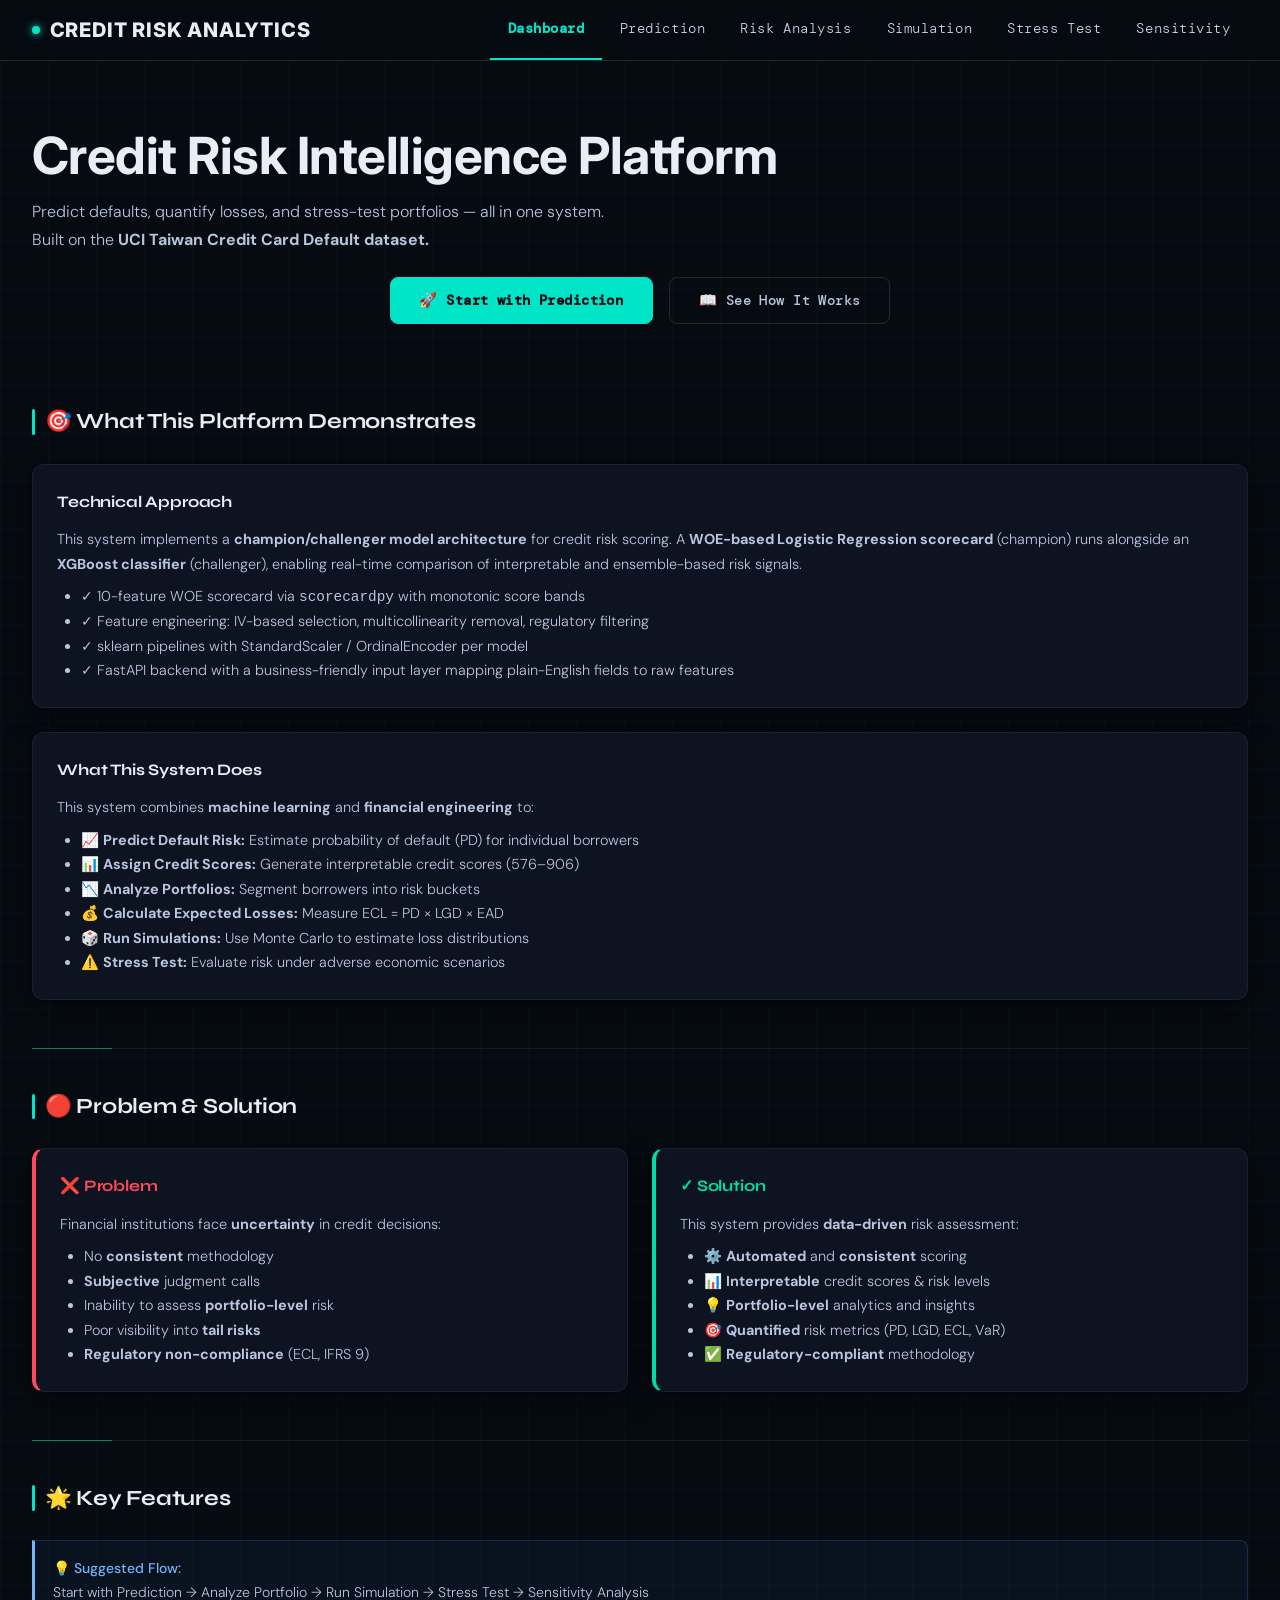
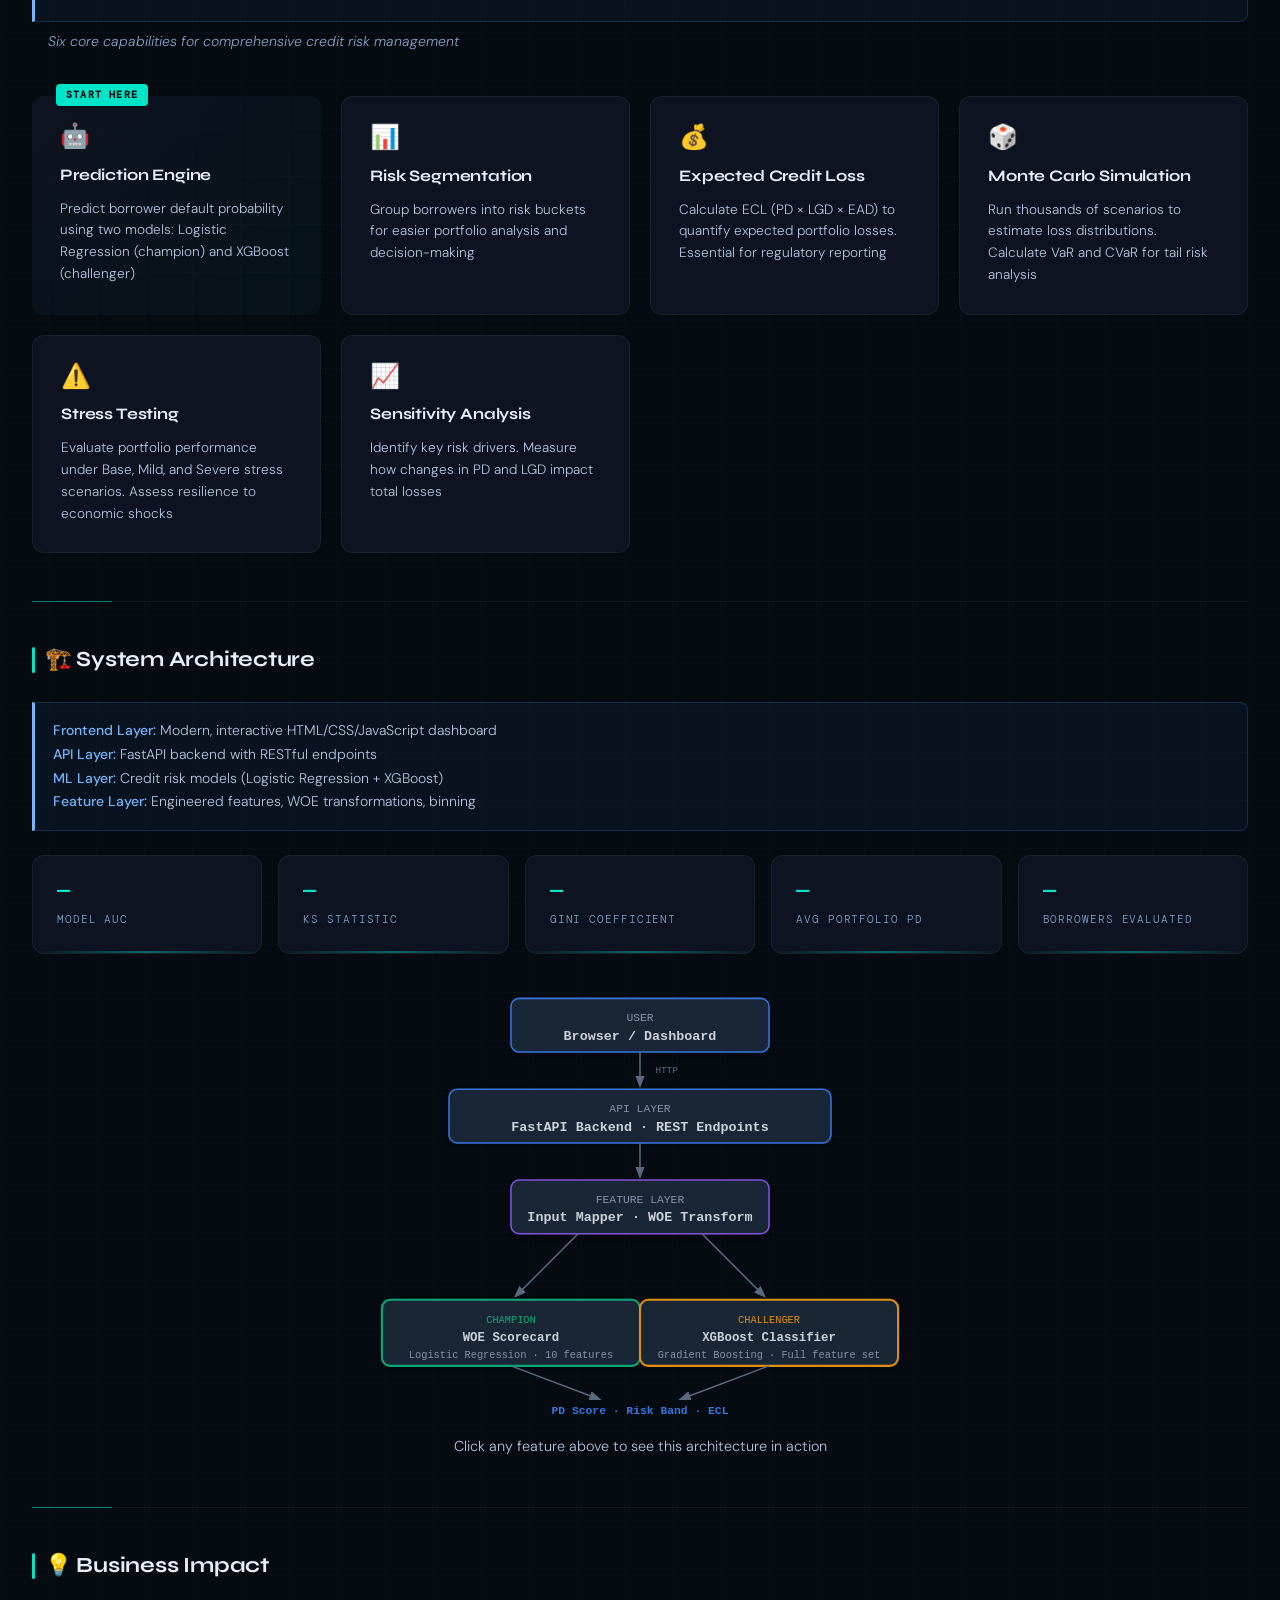
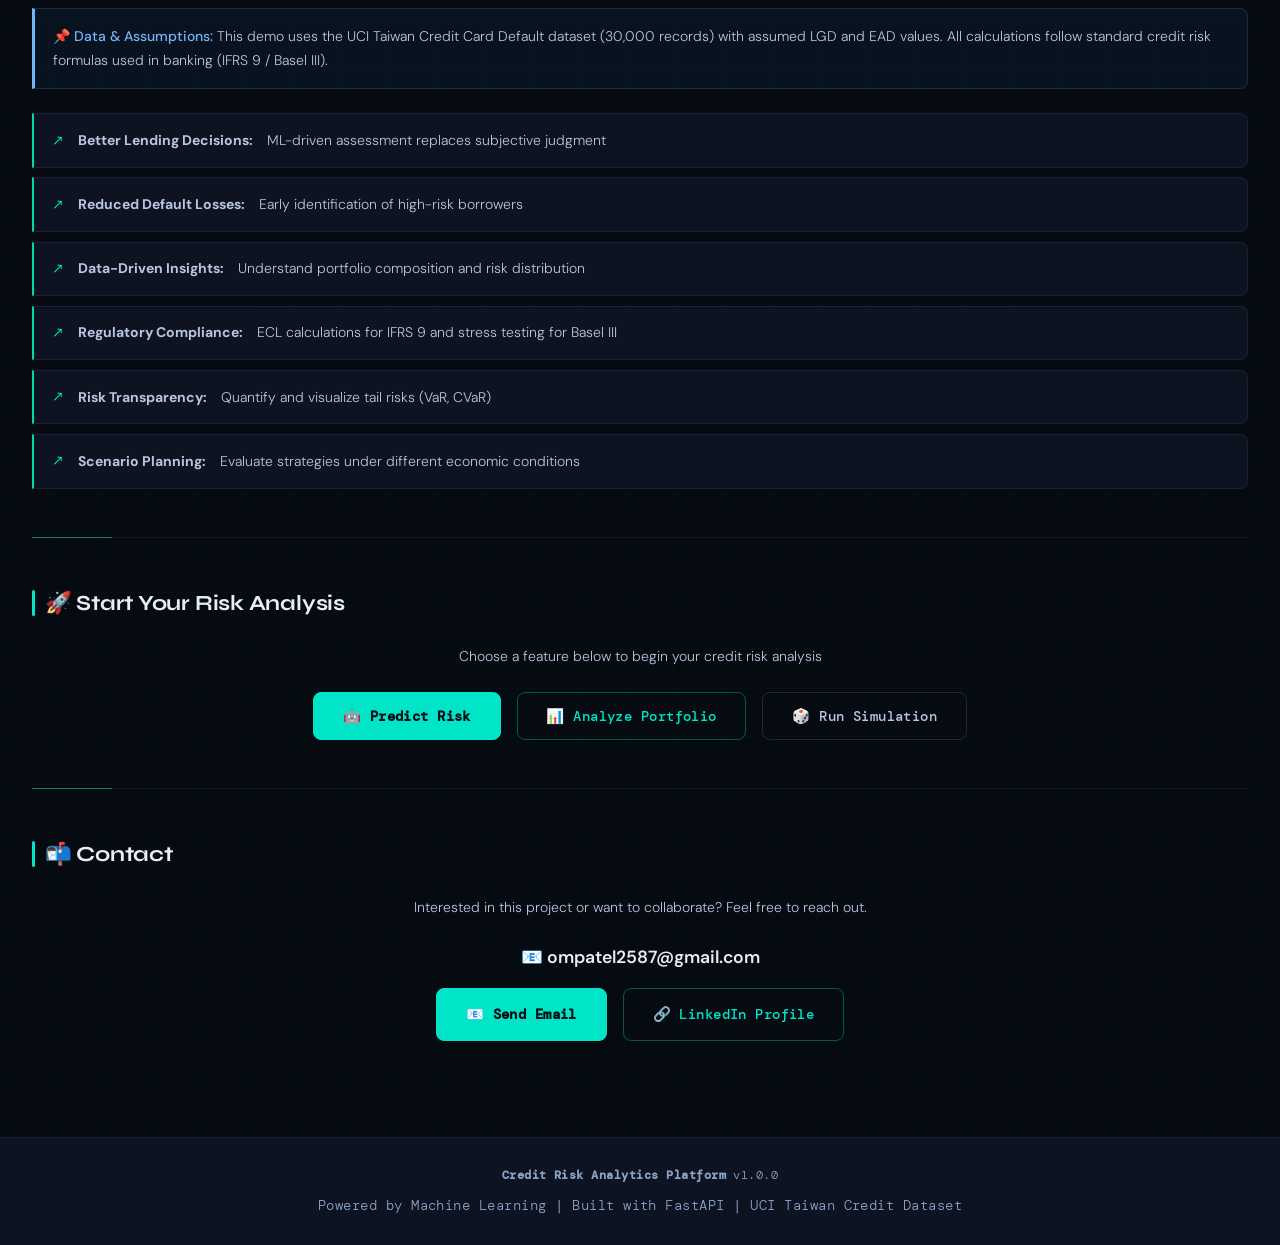
<file: frontend/index.html>
<!DOCTYPE html>
<html lang="en">
<head>
    <meta charset="UTF-8">
    <meta name="viewport" content="width=device-width, initial-scale=1.0">
    <title>Credit Risk Analytics - Dashboard</title>
    <link rel="stylesheet" href="css/styles.css">
    <link rel="stylesheet" href="css/components.css">
    <style>
        /* ── Architecture SVG diagram styles ── */
        .arch-diagram {
            width: 100%;
            max-width: 640px;
            margin: 2rem auto 0;
            display: block;
        }

        /* ── Hero secondary CTA ── */
        .hero-cta-group {
            display: flex;
            gap: 1rem;
            justify-content: center;
            flex-wrap: wrap;
            margin-top: 1.5rem;
        }

        /* ── Highlighted feature card ── */
        /* Give the grid room so the badge above the first card isn't clipped */
        .feature-cards {
            padding-top: 1.2rem;
        }
        .feature-card--primary {
            border: 2px solid var(--primary-color);
            position: relative;
            overflow: visible; /* must be visible so ::after badge shows above the card */
        }
        .feature-card--primary::after {
            content: "START HERE";
            position: absolute;
            top: -14px;
            left: 50%;
            transform: translateX(-50%);
            background: var(--primary-color);
            color: #fff;
            font-size: 0.65rem;
            font-weight: 700;
            letter-spacing: 0.08em;
            padding: 3px 12px;
            border-radius: 20px;
            white-space: nowrap;
            z-index: 1;
        }
    </style>
</head>
<body>

    <!-- ==================== NAVIGATION ==================== -->
    <nav>
        <div class="nav-container">
        <div class="nav-brand">
            <span class="nav-brand-dot"></span> Credit Risk Analytics
        </div>
            <ul class="nav-links">
                <li class="nav-link active" onclick="navigateTo('index.html')">Dashboard</li>
                <li class="nav-link" onclick="navigateTo('predict.html')">Prediction</li>
                <li class="nav-link" onclick="navigateTo('analytics.html')">Risk Analysis</li>
                <li class="nav-link" onclick="navigateTo('simulation.html')">Simulation</li>
                <li class="nav-link" onclick="navigateTo('stress.html')">Stress Test</li>
                <li class="nav-link" onclick="navigateTo('sensitivity.html')">Sensitivity</li>
            </ul>
        </div>
    </nav>

    <!-- ==================== MAIN CONTENT ==================== -->
    <main>

        <!-- HERO SECTION -->
        <section class="hero">
            <div class="page-header">
                <h1 class="page-title">Credit Risk Intelligence Platform</h1>
                <p class="page-description">
                    Predict defaults, quantify losses, and stress-test portfolios — all in one system.<br>
                    Built on the <strong>UCI Taiwan Credit Card Default dataset.</strong> 
                </p>
                <!-- Primary + secondary CTA at hero level -->
                <div class="hero-cta-group">
                    <button class="btn btn-primary btn-lg" onclick="navigateTo('predict.html')">
                        🚀 Start with Prediction
                    </button>
                    <button class="btn btn-outline btn-lg" onclick="document.getElementById('overview').scrollIntoView({behavior:'smooth'})">
                        📖 See How It Works
                    </button>
                </div>
            </div>
        </section>

        <!-- PROJECT OVERVIEW SECTION -->
        <section id="overview">
            <h2 class="section-title">🎯 What This Platform Demonstrates</h2>

            <div class="card">
                <div class="card-header">Technical Approach</div>
                <div class="card-body">
                    <p>
                        This system implements a <strong>champion/challenger model architecture</strong> for credit risk scoring.
                        A <strong>WOE-based Logistic Regression scorecard</strong> (champion) runs alongside an
                        <strong>XGBoost classifier</strong> (challenger), enabling real-time comparison of
                        interpretable and ensemble-based risk signals.
                    </p>
                    <ul style="margin-left: 1.5rem; margin-top: 0.5rem;">
                        <li>✓ 10-feature WOE scorecard via <code>scorecardpy</code> with monotonic score bands</li>
                        <li>✓ Feature engineering: IV-based selection, multicollinearity removal, regulatory filtering</li>
                        <li>✓ sklearn pipelines with StandardScaler / OrdinalEncoder per model</li>
                        <li>✓ FastAPI backend with a business-friendly input layer mapping plain-English fields to raw features</li>
                    </ul>
                </div>
            </div>

            <div class="card" style="margin-top: 1.5rem;">
                <div class="card-header">What This System Does</div>
                <div class="card-body">
                    <p>
                        This system combines <strong>machine learning</strong> and <strong>financial engineering</strong> to:
                    </p>
                    <ul style="margin-left: 1.5rem; margin-top: 0.5rem;">
                        <li>📈 <strong>Predict Default Risk:</strong> Estimate probability of default (PD) for individual borrowers</li>
                        <li>📊 <strong>Assign Credit Scores:</strong> Generate interpretable credit scores (576–906)</li>
                        <li>📉 <strong>Analyze Portfolios:</strong> Segment borrowers into risk buckets</li>
                        <li>💰 <strong>Calculate Expected Losses:</strong> Measure ECL = PD × LGD × EAD</li>
                        <li>🎲 <strong>Run Simulations:</strong> Use Monte Carlo to estimate loss distributions</li>
                        <li>⚠️ <strong>Stress Test:</strong> Evaluate risk under adverse economic scenarios</li>
                    </ul>
                </div>
            </div>
        </section>

        <div class="divider"></div>

        <!-- PROBLEM & SOLUTION SECTION -->
        <section>
            <h2 class="section-title">🔴 Problem & Solution</h2>

            <div style="display: grid; grid-template-columns: repeat(auto-fit, minmax(300px, 1fr)); gap: 1.5rem;">
                <div class="card" style="border-left: 4px solid var(--red);">
                    <div class="card-header" style="color: var(--red);">❌ Problem</div>
                    <div class="card-body">
                        <p>
                            Financial institutions face <strong>uncertainty</strong> in credit decisions:
                        </p>
                        <ul style="margin-left: 1.5rem; margin-top: 0.5rem;">
                            <li>No <strong>consistent</strong> methodology</li>
                            <li><strong>Subjective</strong> judgment calls</li>
                            <li>Inability to assess <strong>portfolio-level</strong> risk</li>
                            <li>Poor visibility into <strong>tail risks</strong></li>
                            <li><strong>Regulatory non-compliance</strong> (ECL, IFRS 9)</li>
                        </ul>
                    </div>
                </div>

                <div class="card" style="border-left: 4px solid var(--green);">
                    <div class="card-header" style="color: var(--green);">✓ Solution</div>
                    <div class="card-body">
                        <p>
                            This system provides <strong>data-driven</strong> risk assessment:
                        </p>
                        <ul style="margin-left: 1.5rem; margin-top: 0.5rem;">
                            <li>⚙️ <strong>Automated</strong> and <strong>consistent</strong> scoring</li>
                            <li>📊 <strong>Interpretable</strong> credit scores & risk levels</li>
                            <li>💡 <strong>Portfolio-level</strong> analytics and insights</li>
                            <li>🎯 <strong>Quantified</strong> risk metrics (PD, LGD, ECL, VaR)</li>
                            <li>✅ <strong>Regulatory-compliant</strong> methodology</li>
                        </ul>
                    </div>
                </div>
            </div>
        </section>

        <div class="divider"></div>

        <!-- KEY FEATURES SECTION -->
        <section>
            <h2 class="section-title">🌟 Key Features</h2>
            <div class="info-box" style="margin-bottom: 1.5rem;">
                <strong>💡 Suggested Flow:</strong><br>
                Start with Prediction → Analyze Portfolio → Run Simulation → Stress Test → Sensitivity Analysis
            </div>
            <p class="section-subtitle">Six core capabilities for comprehensive credit risk management</p>

            <div class="feature-cards">
                <!-- Primary card — visually distinguished -->
                <div class="feature-card feature-card--primary" onclick="navigateTo('predict.html')">
                    <div class="feature-icon">🤖</div>
                    <div class="feature-title">Prediction Engine</div>
                    <div class="feature-description">
                        Predict borrower default probability using two models:
                        Logistic Regression (champion) and XGBoost (challenger)
                    </div>
                </div>

                <div class="feature-card" onclick="navigateTo('analytics.html')">
                    <div class="feature-icon">📊</div>
                    <div class="feature-title">Risk Segmentation</div>
                    <div class="feature-description">
                        Group borrowers into risk buckets for easier portfolio analysis
                        and decision-making
                    </div>
                </div>

                <div class="feature-card" onclick="navigateTo('analytics.html')">
                    <div class="feature-icon">💰</div>
                    <div class="feature-title">Expected Credit Loss</div>
                    <div class="feature-description">
                        Calculate ECL (PD × LGD × EAD) to quantify expected portfolio losses.
                        Essential for regulatory reporting
                    </div>
                </div>

                <div class="feature-card" onclick="navigateTo('simulation.html')">
                    <div class="feature-icon">🎲</div>
                    <div class="feature-title">Monte Carlo Simulation</div>
                    <div class="feature-description">
                        Run thousands of scenarios to estimate loss distributions.
                        Calculate VaR and CVaR for tail risk analysis
                    </div>
                </div>

                <div class="feature-card" onclick="navigateTo('stress.html')">
                    <div class="feature-icon">⚠️</div>
                    <div class="feature-title">Stress Testing</div>
                    <div class="feature-description">
                        Evaluate portfolio performance under Base, Mild, and Severe stress scenarios.
                        Assess resilience to economic shocks
                    </div>
                </div>

                <div class="feature-card" onclick="navigateTo('sensitivity.html')">
                    <div class="feature-icon">📈</div>
                    <div class="feature-title">Sensitivity Analysis</div>
                    <div class="feature-description">
                        Identify key risk drivers. Measure how changes in PD and LGD
                        impact total losses
                    </div>
                </div>
            </div>
        </section>

        <div class="divider"></div>

        <!-- SYSTEM ARCHITECTURE SECTION -->
        <section>
            <h2 class="section-title">🏗️ System Architecture</h2>

            <div class="info-box">
                <strong>Frontend Layer:</strong> Modern, interactive HTML/CSS/JavaScript dashboard<br>
                <strong>API Layer:</strong> FastAPI backend with RESTful endpoints<br>
                <strong>ML Layer:</strong> Credit risk models (Logistic Regression + XGBoost)<br>
                <strong>Feature Layer:</strong> Engineered features, WOE transformations, binning
            </div>

            <!-- Live model performance metrics — populated by index.js via /portfolio/summary -->
            <div style="display: grid; grid-template-columns: repeat(auto-fit, minmax(160px, 1fr)); gap: 1rem; margin-top: 1.5rem;">
                <div class="metric-box">
                    <div class="metric-value" id="kpi-auc" style="font-size: 1.4rem;">—</div>
                    <div class="metric-label">Model AUC</div>
                </div>
                <div class="metric-box">
                    <div class="metric-value" id="kpi-ks" style="font-size: 1.4rem;">—</div>
                    <div class="metric-label">KS Statistic</div>
                </div>
                <div class="metric-box">
                    <div class="metric-value" id="kpi-gini" style="font-size: 1.4rem;">—</div>
                    <div class="metric-label">Gini Coefficient</div>
                </div>
                <div class="metric-box">
                    <div class="metric-value" id="kpi-avg-pd" style="font-size: 1.4rem;">—</div>
                    <div class="metric-label">Avg Portfolio PD</div>
                </div>
                <div class="metric-box">
                    <div class="metric-value" id="kpi-borrowers" style="font-size: 1.4rem;">—</div>
                    <div class="metric-label">Borrowers Evaluated</div>
                </div>
            </div>

            <!-- SVG Architecture Diagram -->
            <svg class="arch-diagram" viewBox="0 0 620 420" xmlns="http://www.w3.org/2000/svg" role="img" aria-label="System architecture diagram">
                <defs>
                    <marker id="arrow" markerWidth="8" markerHeight="8" refX="6" refY="3" orient="auto">
                        <path d="M0,0 L0,6 L8,3 z" fill="#64748b"/>
                    </marker>
                    <filter id="card-shadow" x="-5%" y="-5%" width="110%" height="120%">
                        <feDropShadow dx="0" dy="2" stdDeviation="3" flood-color="rgba(0,0,0,0.25)"/>
                    </filter>
                </defs>

                <!-- Layer 1: User -->
                <rect x="185" y="12" width="250" height="52" rx="8" fill="#1e293b" stroke="#3b82f6" stroke-width="1.5" filter="url(#card-shadow)"/>
                <text x="310" y="34" text-anchor="middle" font-family="monospace" font-size="11" fill="#94a3b8">USER</text>
                <text x="310" y="52" text-anchor="middle" font-family="monospace" font-size="13" font-weight="bold" fill="#e2e8f0">Browser / Dashboard</text>

                <!-- Arrow 1 -->
                <line x1="310" y1="64" x2="310" y2="96" stroke="#64748b" stroke-width="1.5" marker-end="url(#arrow)"/>
                <text x="325" y="84" font-family="monospace" font-size="9" fill="#64748b">HTTP</text>

                <!-- Layer 2: FastAPI -->
                <rect x="125" y="100" width="370" height="52" rx="8" fill="#1e293b" stroke="#3b82f6" stroke-width="1.5" filter="url(#card-shadow)"/>
                <text x="310" y="122" text-anchor="middle" font-family="monospace" font-size="11" fill="#94a3b8">API LAYER</text>
                <text x="310" y="140" text-anchor="middle" font-family="monospace" font-size="13" font-weight="bold" fill="#e2e8f0">FastAPI Backend  ·  REST Endpoints</text>

                <!-- Arrow 2 -->
                <line x1="310" y1="152" x2="310" y2="184" stroke="#64748b" stroke-width="1.5" marker-end="url(#arrow)"/>

                <!-- Layer 3: Input Mapper -->
                <rect x="185" y="188" width="250" height="52" rx="8" fill="#1e293b" stroke="#8b5cf6" stroke-width="1.5" filter="url(#card-shadow)"/>
                <text x="310" y="210" text-anchor="middle" font-family="monospace" font-size="11" fill="#94a3b8">FEATURE LAYER</text>
                <text x="310" y="228" text-anchor="middle" font-family="monospace" font-size="13" font-weight="bold" fill="#e2e8f0">Input Mapper  ·  WOE Transform</text>

                <!-- Arrow 3: splits into two -->
                <line x1="250" y1="240" x2="190" y2="300" stroke="#64748b" stroke-width="1.5" marker-end="url(#arrow)"/>
                <line x1="370" y1="240" x2="430" y2="300" stroke="#64748b" stroke-width="1.5" marker-end="url(#arrow)"/>

                <!-- Layer 4a: Champion -->
                <rect x="60" y="304" width="250" height="64" rx="8" fill="#1e293b" stroke="#10b981" stroke-width="2" filter="url(#card-shadow)"/>
                <text x="185" y="326" text-anchor="middle" font-family="monospace" font-size="10" fill="#10b981">CHAMPION</text>
                <text x="185" y="344" text-anchor="middle" font-family="monospace" font-size="12" font-weight="bold" fill="#e2e8f0">WOE Scorecard</text>
                <text x="185" y="360" text-anchor="middle" font-family="monospace" font-size="10" fill="#94a3b8">Logistic Regression · 10 features</text>

                <!-- Layer 4b: Challenger -->
                <rect x="310" y="304" width="250" height="64" rx="8" fill="#1e293b" stroke="#f59e0b" stroke-width="2" filter="url(#card-shadow)"/>
                <text x="435" y="326" text-anchor="middle" font-family="monospace" font-size="10" fill="#f59e0b">CHALLENGER</text>
                <text x="435" y="344" text-anchor="middle" font-family="monospace" font-size="12" font-weight="bold" fill="#e2e8f0">XGBoost Classifier</text>
                <text x="435" y="360" text-anchor="middle" font-family="monospace" font-size="10" fill="#94a3b8">Gradient Boosting · Full feature set</text>

                <!-- Arrow 4: converge -->
                <line x1="185" y1="368" x2="270" y2="400" stroke="#64748b" stroke-width="1.5" marker-end="url(#arrow)"/>
                <line x1="435" y1="368" x2="350" y2="400" stroke="#64748b" stroke-width="1.5" marker-end="url(#arrow)"/>

                <!-- Output label -->
                <text x="310" y="415" text-anchor="middle" font-family="monospace" font-size="11" fill="#3b82f6" font-weight="bold">PD Score · Risk Band · ECL</text>
            </svg>

            <p style="text-align:center; color: var(--text-secondary); margin-top: 1rem; font-size: 0.9rem;">
                Click any feature above to see this architecture in action
            </p>
        </section>

        <div class="divider"></div>

        <!-- BUSINESS IMPACT SECTION -->
        <section>
            <h2 class="section-title">💡 Business Impact</h2>

            <!-- Data disclaimer placed correctly inside this section -->
            <div class="info-box" style="margin-bottom: 1.5rem;">
                <strong>📌 Data & Assumptions:</strong>
                This demo uses the UCI Taiwan Credit Card Default dataset (30,000 records) with
                assumed LGD and EAD values. All calculations follow standard credit risk formulas
                used in banking (IFRS 9 / Basel III).
            </div>

            <ul class="impact-list">
                <li class="impact-item">
                    <strong>Better Lending Decisions:</strong> ML-driven assessment replaces subjective judgment
                </li>
                <li class="impact-item">
                    <strong>Reduced Default Losses:</strong> Early identification of high-risk borrowers
                </li>
                <li class="impact-item">
                    <strong>Data-Driven Insights:</strong> Understand portfolio composition and risk distribution
                </li>
                <li class="impact-item">
                    <strong>Regulatory Compliance:</strong> ECL calculations for IFRS 9 and stress testing for Basel III
                </li>
                <li class="impact-item">
                    <strong>Risk Transparency:</strong> Quantify and visualize tail risks (VaR, CVaR)
                </li>
                <li class="impact-item">
                    <strong>Scenario Planning:</strong> Evaluate strategies under different economic conditions
                </li>
            </ul>
        </section>

        <div class="divider"></div>

        <!-- CALL-TO-ACTION SECTION -->
        <section style="text-align: center; margin-top: 3rem;">
            <h2 class="section-title">🚀 Start Your Risk Analysis</h2>
            <p style="color: var(--text-secondary); margin-bottom: 1.5rem;">
                Choose a feature below to begin your credit risk analysis
            </p>
            <div style="display: flex; gap: 1rem; justify-content: center; flex-wrap: wrap;">
                <button class="btn btn-primary btn-lg" onclick="navigateTo('predict.html')">
                    🤖 Predict Risk
                </button>
                <button class="btn btn-secondary btn-lg" onclick="navigateTo('analytics.html')">
                    📊 Analyze Portfolio
                </button>
                <button class="btn btn-outline btn-lg" onclick="navigateTo('simulation.html')">
                    🎲 Run Simulation
                </button>
            </div>
        </section>

        <div class="divider"></div>

        <!-- CONTACT SECTION — moved inside <main> and wrapped in <section> -->
        <section style="text-align: center; margin-top: 3rem;">
            <h2 class="section-title">📬 Contact</h2>
            <p style="color: var(--text-secondary); margin-bottom: 1.5rem;">
                Interested in this project or want to collaborate? Feel free to reach out.
            </p>

            <div style="text-align: center; margin-top: 1rem;">
                <a
                    href="mailto:ompatel2587@gmail.com"
                    style="
                        display: block;
                        font-size: 1.1rem;
                        font-weight: 600;
                        color: var(--primary-color);
                        text-decoration: none;
                        margin-bottom: 1rem;
                    "
                >
                    📧 ompatel2587@gmail.com
                </a>

                <div style="display: flex; justify-content: center; gap: 1rem; flex-wrap: wrap;">
                    <a href="mailto:ompatel2587@gmail.com" class="btn btn-primary btn-lg">
                        📧 Send Email
                    </a>
                    <a href="https://linkedin.com/in/om-patel-tech" target="_blank" class="btn btn-secondary btn-lg">
                        🔗 LinkedIn Profile
                    </a>
                </div>
            </div>
        </section>

    </main>

    <!-- ==================== FOOTER ==================== -->
    <footer>
        <p style="margin-bottom: 0.5rem;">
            <strong>Credit Risk Analytics Platform</strong> v1.0.0
        </p>
        <p style="font-size: 0.9rem;">
            Powered by Machine Learning | Built with FastAPI | UCI Taiwan Credit Dataset
        </p>
    </footer>

    <!-- ==================== SCRIPTS ==================== -->
     <script src="js/config.js"></script>
    <script src="js/api.js"></script>   
    <script src="js/index.js"></script>

</body>
</html>
</file>
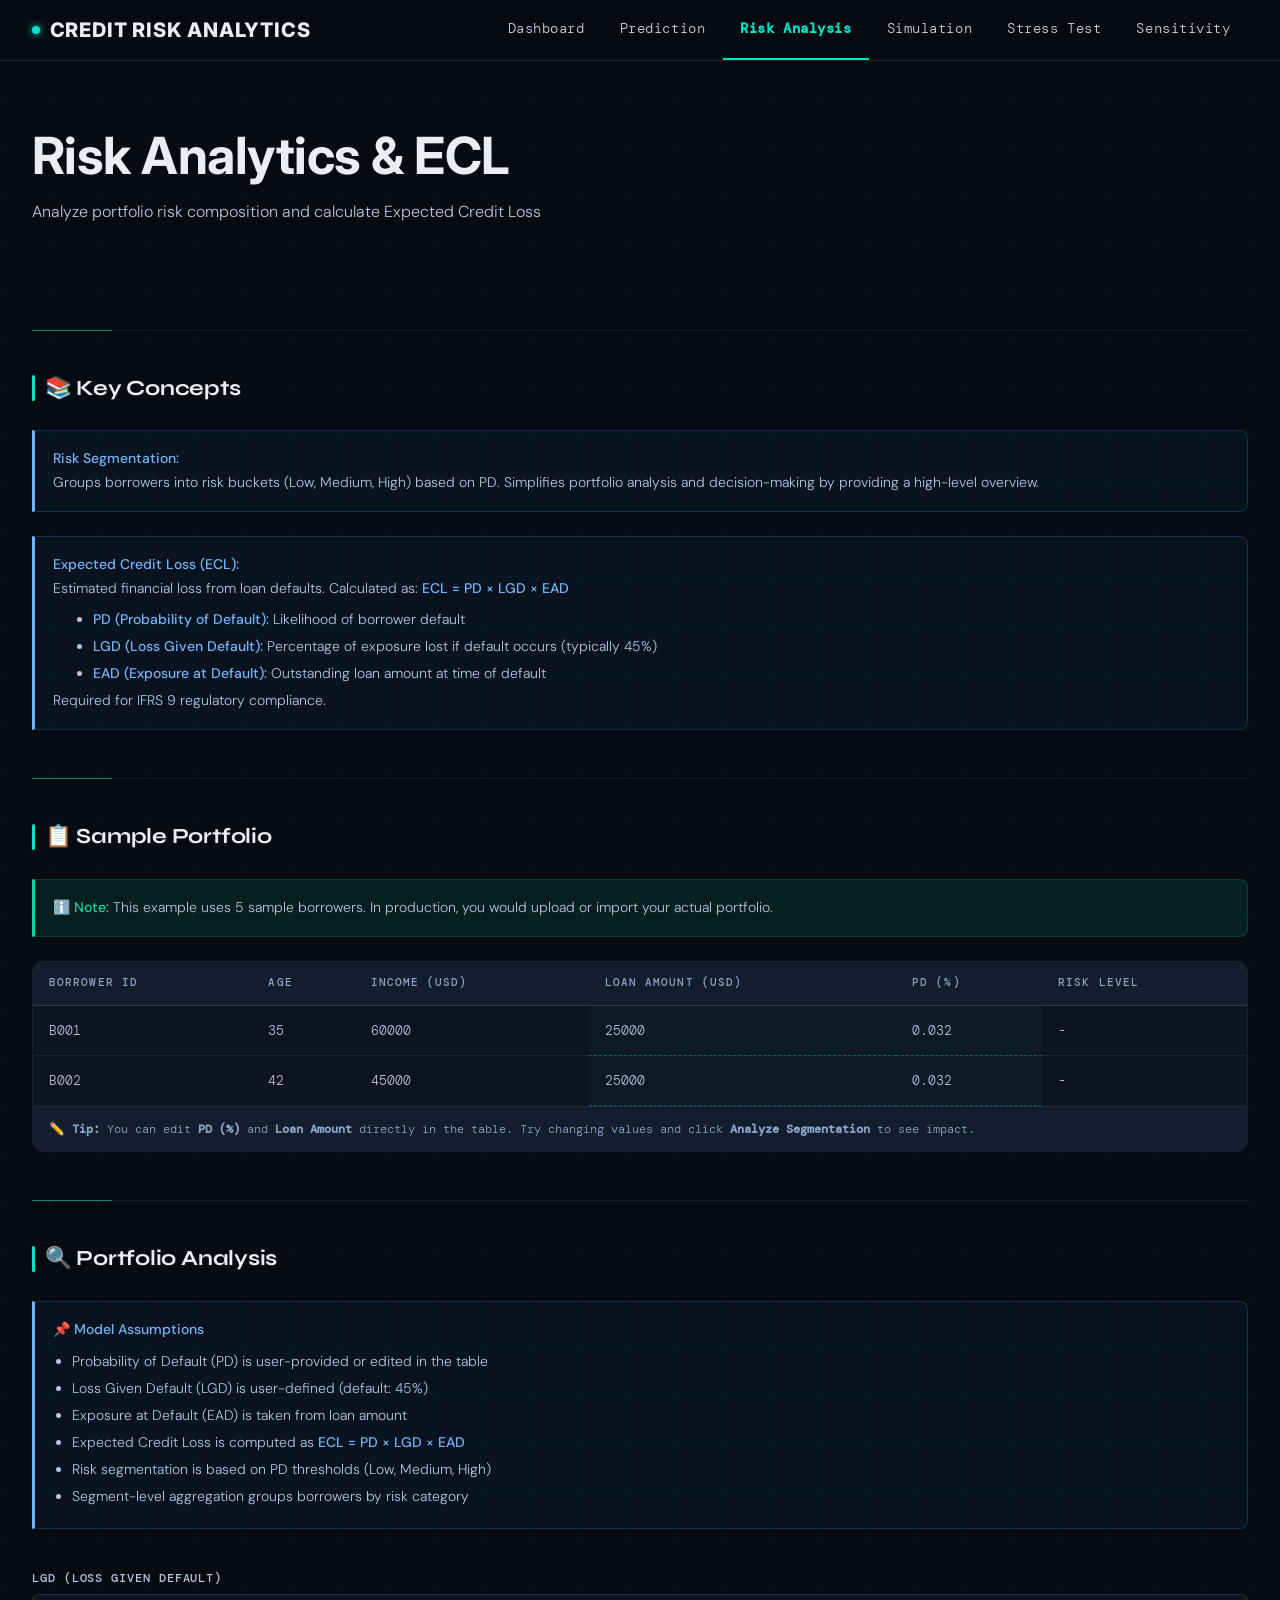
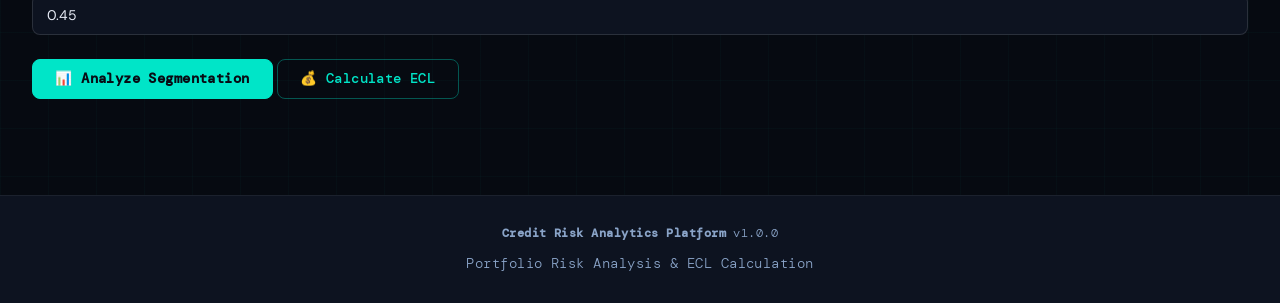
<file: frontend/analytics.html>
<!DOCTYPE html>
<html lang="en">
<head>
    <meta charset="UTF-8">
    <meta name="viewport" content="width=device-width, initial-scale=1.0">
    <title>Credit Risk Analytics - Risk Analysis</title>
    <link rel="stylesheet" href="css/styles.css">
    <link rel="stylesheet" href="css/components.css">
</head>
<body>

    <!-- ==================== NAVIGATION ==================== -->
    <nav>
        <div class="nav-container">
        <div class="nav-brand">
            <span class="nav-brand-dot"></span> Credit Risk Analytics
        </div>
            <ul class="nav-links">
                <li class="nav-link" onclick="navigateTo('index.html')">Dashboard</li>
                <li class="nav-link" onclick="navigateTo('predict.html')">Prediction</li>
                <li class="nav-link active" onclick="navigateTo('analytics.html')">Risk Analysis</li>
                <li class="nav-link" onclick="navigateTo('simulation.html')">Simulation</li>
                <li class="nav-link" onclick="navigateTo('stress.html')">Stress Test</li>
                <li class="nav-link" onclick="navigateTo('sensitivity.html')">Sensitivity</li>
            </ul>
        </div>
    </nav>

    <!-- ==================== MAIN CONTENT ==================== -->
    <main>
        <!-- PAGE HEADER -->
        <section class="hero">
            <div class="page-header">
                <h1 class="page-title">Risk Analytics & ECL</h1>
                <p class="page-description">
                    Analyze portfolio risk composition and calculate Expected Credit Loss
                </p>
            </div>
        </section>

        <div class="divider"></div>

        <!-- DOMAIN EXPLANATIONS -->
        <section>
            <h2 class="section-title">📚 Key Concepts</h2>
            
            <div class="info-box">
                <strong>Risk Segmentation:</strong><br>
                Groups borrowers into risk buckets (Low, Medium, High) based on PD. 
                Simplifies portfolio analysis and decision-making by providing a high-level overview.
            </div>

            <div class="info-box" style="margin-top: 1.5rem;">
                <strong>Expected Credit Loss (ECL):</strong><br>
                Estimated financial loss from loan defaults. Calculated as: <strong>ECL = PD × LGD × EAD</strong>
                <ul style="margin-left: 1.5rem; margin-top: 0.5rem;">
                    <li><strong>PD (Probability of Default):</strong> Likelihood of borrower default</li>
                    <li><strong>LGD (Loss Given Default):</strong> Percentage of exposure lost if default occurs (typically 45%)</li>
                    <li><strong>EAD (Exposure at Default):</strong> Outstanding loan amount at time of default</li>
                </ul>
                Required for IFRS 9 regulatory compliance.
            </div>
        </section>

        <div class="divider"></div>

        <!-- SAMPLE PORTFOLIO SECTION -->
        <section>
            <h2 class="section-title">📋 Sample Portfolio</h2>
            
            <div class="info-box success">
                <strong>ℹ️ Note:</strong> This example uses 5 sample borrowers. 
                In production, you would upload or import your actual portfolio.
            </div>

            <div class="table-wrapper" style="margin-top: 1.5rem;">
                <table>
                    <thead>
                        <tr>
                            <th>Borrower ID</th>
                            <th>Age</th>
                            <th>Income (USD)</th>
                            <th>Loan Amount (USD)</th>
                            <th>PD (%)</th>
                            <th>Risk Level</th>
                        </tr>
                    </thead>
                    <tbody id="portfolio-table-body">
                        <tr>
                            <td>B001</td>
                            <td>35</td>
                            <td>60000</td>
                            <td contenteditable="true" class="editable-cell">25000</td>
                            <td contenteditable="true" class="editable-cell">0.032</td>
                            <td>-</td>
                        </tr>
                        <tr>
                            <td>B002</td>
                            <td>42</td>
                            <td>45000</td>
                            <td contenteditable="true" class="editable-cell">25000</td>
                            <td contenteditable="true" class="editable-cell">0.032</td>
                            <td>-</td>
                        </tr>
                    </tbody>
                </table>
                <div class="editable-hint">
                ✏️ <strong>Tip:</strong> You can edit <strong>PD (%)</strong> and 
                <strong>Loan Amount</strong> directly in the table.  
                Try changing values and click <strong>Analyze Segmentation</strong> to see impact.
                </div>
            </div>
        </section>

        <div class="divider"></div>

        <!-- ANALYSIS BUTTONS -->
        <section>
            <h2 class="section-title">🔍 Portfolio Analysis</h2>
            <div class="info-box" style="margin-bottom: 1.5rem;">
    <strong>📌 Model Assumptions</strong>
    <ul style="margin-top: 0.5rem; padding-left: 1.2rem;">
        <li>Probability of Default (PD) is user-provided or edited in the table</li>
        <li>Loss Given Default (LGD) is user-defined (default: 45%)</li>
        <li>Exposure at Default (EAD) is taken from loan amount</li>
        <li>Expected Credit Loss is computed as <strong>ECL = PD × LGD × EAD</strong></li>
        <li>Risk segmentation is based on PD thresholds (Low, Medium, High)</li>
        <li>Segment-level aggregation groups borrowers by risk category</li>
    </ul>
</div>
            <div class="control-bar">
    
                <!-- <div class="control-group">
                    <label>LGD (Loss Given Default)</label>
                    <input type="number" id="lgd-input" value="0.45" step="0.01">
                </div> -->

                <!-- <div class="control-actions">
                    <button class="btn btn-primary" onclick="analyzeSegmentation()">
                        📊 Analyze Segmentation
                    </button>

                    <button class="btn btn-secondary" onclick="calculateECL()">
                        💰 Calculate ECL
                    </button>
                </div> -->

            </div>
                <div class="form-group" style="margin-top: 1rem;">
                    <label>LGD (Loss Given Default)</label>
                    <input type="number" id="lgd-input" value="0.45" step="0.01">
                </div>
                <button class="btn btn-primary" onclick="analyzeSegmentation()">
                    📊 Analyze Segmentation
                </button>
                <button class="btn btn-secondary" onclick="calculateECL()">
                    💰 Calculate ECL
                </button>

            <div id="message-container"></div>
            <div id="loading-container" class="hidden"></div>
        </section>

        <!-- SEGMENTATION RESULTS -->
        <section id="segmentation-section" class="hidden" style="margin-top: 2rem;">
            <h2 class="section-title">📊 Risk Segmentation Results</h2>
            <div id="segmentation-content"></div>
        </section>

        <!-- ECL RESULTS -->
        <section id="ecl-section" class="hidden" style="margin-top: 2rem;">
            <h2 class="section-title">💰 Expected Credit Loss (ECL) Results</h2>
            <div id="ecl-content"></div>
        </section>

    </main>

    <!-- ==================== FOOTER ==================== -->
    <footer>
        <p style="margin-bottom: 0.5rem;">
            <strong>Credit Risk Analytics Platform</strong> v1.0.0
        </p>
        <p style="font-size: 0.9rem;">
            Portfolio Risk Analysis & ECL Calculation
        </p>
    </footer>

    <!-- Load external JavaScript for this page -->
     <script src="js/config.js"></script>
    <script src="js/api.js"></script>
    <script src="js/analytics.js"></script>

</body>
</html>
</file>
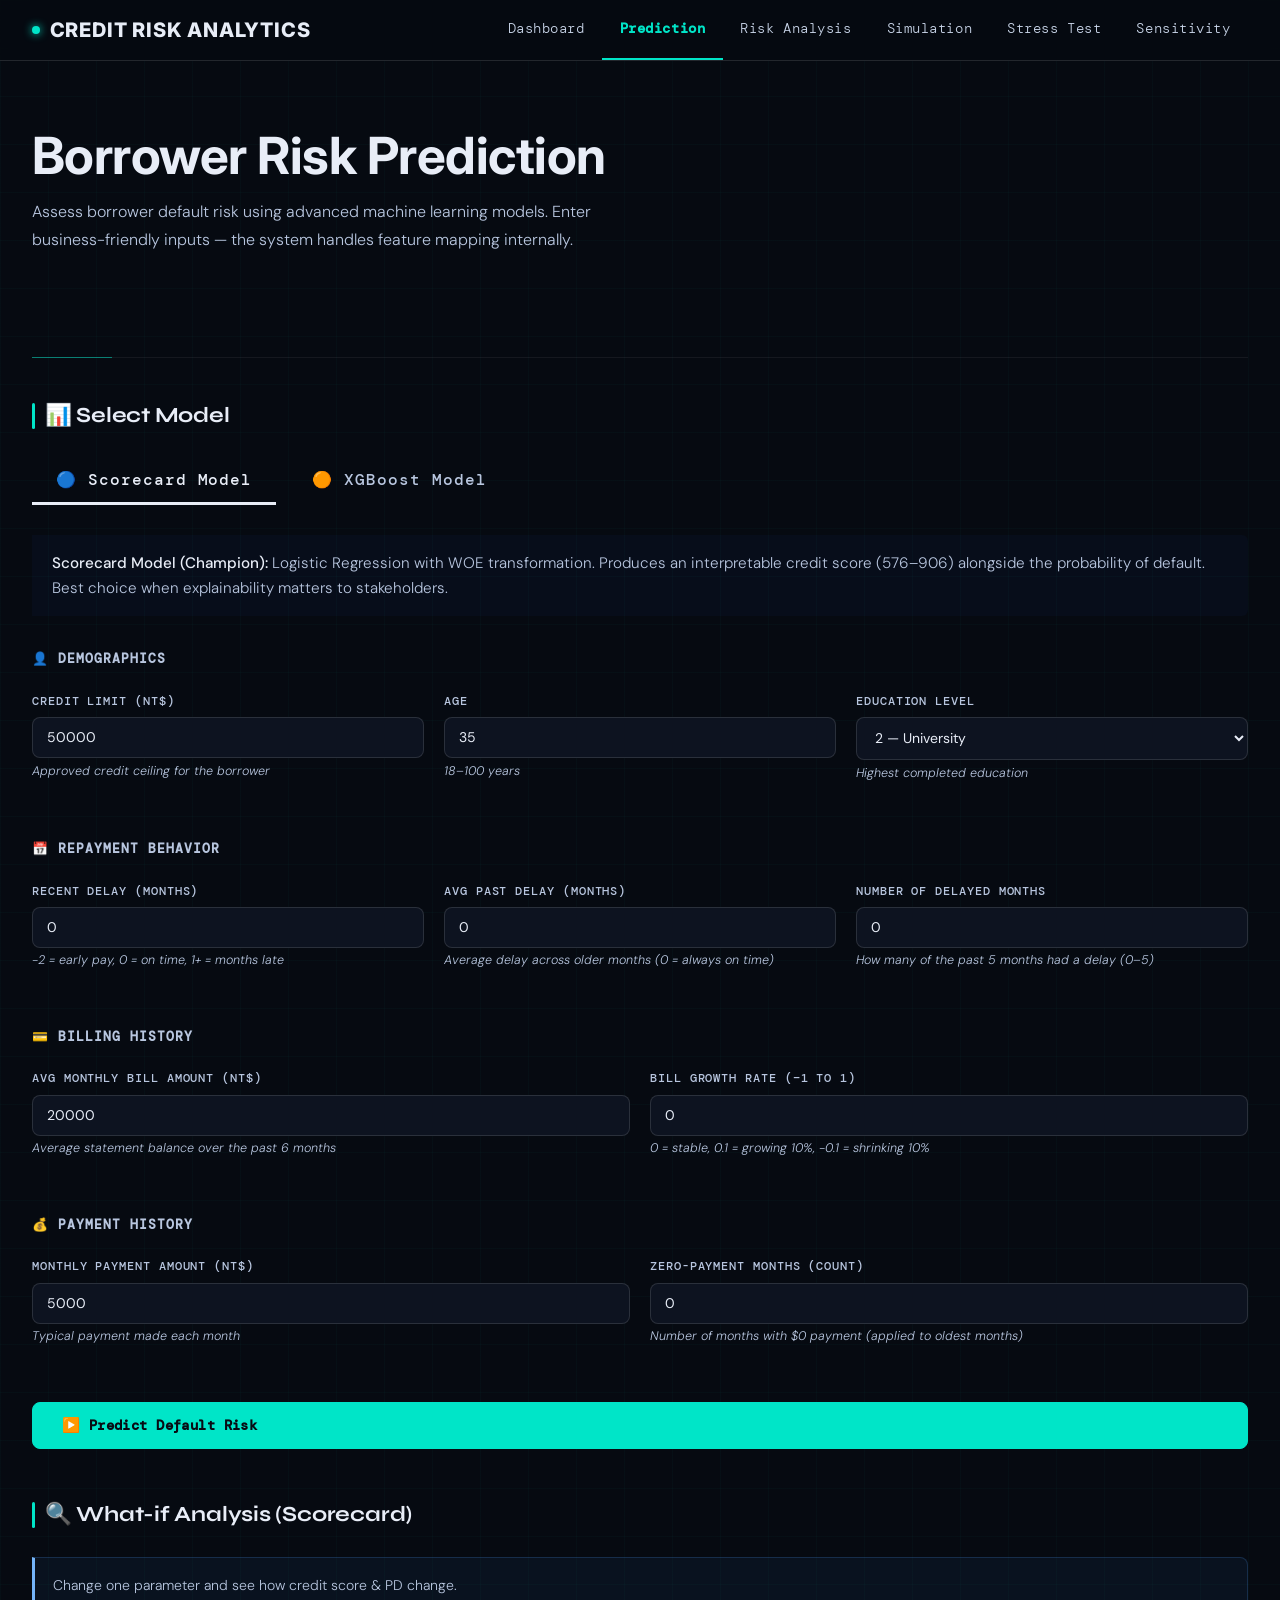
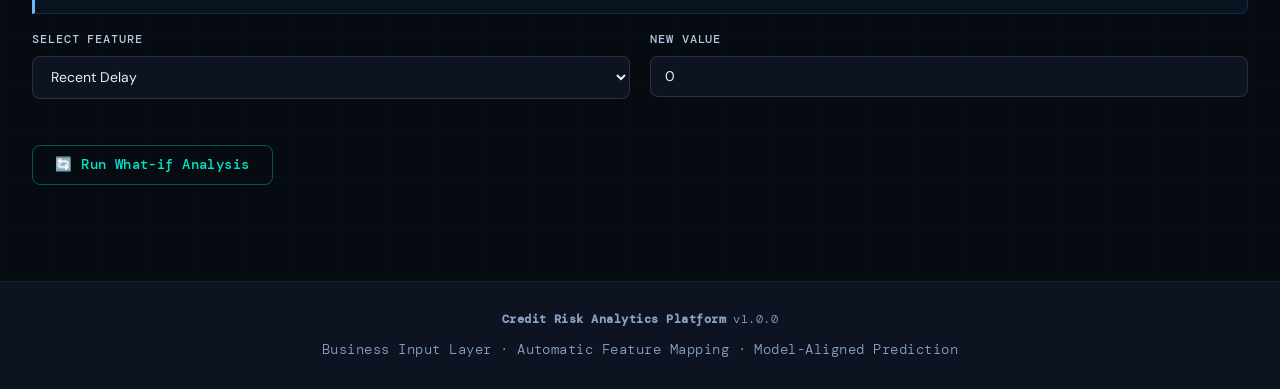
<file: frontend/predict.html>
<!DOCTYPE html>
<html lang="en">
<head>
    <meta charset="UTF-8">
    <meta name="viewport" content="width=device-width, initial-scale=1.0">
    <title>Risk Prediction - Credit Risk Analytics</title>
    <link rel="stylesheet" href="css/styles.css">
    <link rel="stylesheet" href="css/components.css">
    <style>
        /* ── Model Tab Switcher ─────────────────────────────────── */
        .model-tabs {
            display: flex;
            gap: 0.75rem;
            margin-bottom: 2rem;
            border-bottom: 2px solid var(--border-color);
            padding-bottom: 0;
        }

        .tab-button {
            padding: 0.75rem 1.5rem;
            background: transparent;
            border: none;
            color: var(--text-secondary);
            font-size: 1rem;
            cursor: pointer;
            border-bottom: 3px solid transparent;
            margin-bottom: -2px;
            transition: all 0.25s ease;
            font-weight: 500;
        }

        .tab-button:hover { color: var(--primary-color); }

        .tab-button.active {
            color: var(--primary-color);
            border-bottom-color: var(--primary-color);
        }

        /* ── Form sections ──────────────────────────────────────── */
        .form-section { display: none; }
        .form-section.active { display: block; }

        .model-description {
            background: rgba(30, 64, 175, 0.06);
            border-left: 4px solid var(--primary-color);
            padding: 1rem 1.25rem;
            margin-bottom: 2rem;
            border-radius: 0 6px 6px 0;
            font-size: 0.95rem;
            line-height: 1.6;
        }

        /* ── Input Group Headers ─────────────────────────────────── */
        .input-group-title {
            font-size: 0.8rem;
            font-weight: 700;
            letter-spacing: 0.08em;
            text-transform: uppercase;
            color: var(--text-secondary);
            margin: 2rem 0 1rem;
            padding-bottom: 0.4rem;
            border-bottom: 1px solid var(--border-color);
        }

        .input-group-title:first-child { margin-top: 0; }

        /* ── Form Grid ───────────────────────────────────────────── */
        .form-grid {
            display: grid;
            grid-template-columns: repeat(auto-fit, minmax(240px, 1fr));
            gap: 1.25rem;
        }

        /* ── Tooltip hint ────────────────────────────────────────── */
        .field-hint {
            font-size: 0.78rem;
            color: var(--text-secondary);
            margin-top: 0.3rem;
            line-height: 1.4;
        }
    </style>
</head>
<body>

    <!-- ==================== NAVIGATION ==================== -->
    <nav>
        <div class="nav-container">
        <div class="nav-brand">
            <span class="nav-brand-dot"></span> Credit Risk Analytics
        </div>
            <ul class="nav-links">
                <li class="nav-link" onclick="navigateTo('index.html')">Dashboard</li>
                <li class="nav-link active" onclick="navigateTo('predict.html')">Prediction</li>
                <li class="nav-link" onclick="navigateTo('analytics.html')">Risk Analysis</li>
                <li class="nav-link" onclick="navigateTo('simulation.html')">Simulation</li>
                <li class="nav-link" onclick="navigateTo('stress.html')">Stress Test</li>
                <li class="nav-link" onclick="navigateTo('sensitivity.html')">Sensitivity</li>
            </ul>
        </div>
    </nav>

    <!-- ==================== MAIN CONTENT ==================== -->
    <main>
        <section class="hero">
            <div class="page-header">
                <h1 class="page-title">Borrower Risk Prediction</h1>
                <p class="page-description">
                    Assess borrower default risk using advanced machine learning models.
                    Enter business-friendly inputs — the system handles feature mapping internally.
                </p>
            </div>
        </section>

        <div class="divider"></div>

        <!-- MODEL SELECTION TABS -->
        <section>
            <h2 class="section-title">📊 Select Model</h2>

            <div class="model-tabs">
                <button class="tab-button active" onclick="switchModel('scorecard', this)">
                    🔵 Scorecard Model
                </button>
                <button class="tab-button" onclick="switchModel('xgboost', this)">
                    🟠 XGBoost Model
                </button>
            </div>

            <!-- ── SCORECARD FORM ──────────────────────────────────── -->
            <div id="scorecard-section" class="form-section active">
                <div class="model-description">
                    <strong>Scorecard Model (Champion):</strong> Logistic Regression with WOE transformation.
                    Produces an interpretable credit score (576–906) alongside the probability of default.
                    Best choice when explainability matters to stakeholders.
                </div>

                <!-- Demographics -->
                <div class="input-group-title">👤 Demographics</div>
                <div class="form-grid">
                    <div class="form-group">
                        <label for="sc-limit-bal">Credit Limit (NT$)</label>
                        <input type="number" id="sc-limit-bal" min="1" value="50000">
                        <div class="field-hint">Approved credit ceiling for the borrower</div>
                    </div>
                    <div class="form-group">
                        <label for="sc-age">Age</label>
                        <input type="number" id="sc-age" min="18" max="100" value="35">
                        <div class="field-hint">18–100 years</div>
                    </div>
                    <div class="form-group">
                        <label for="sc-education">Education Level</label>
                        <select id="sc-education">
                            <option value="1">1 — Graduate School</option>
                            <option value="2" selected>2 — University</option>
                            <option value="3">3 — High School</option>
                            <option value="4">4 — Others</option>
                        </select>
                        <div class="field-hint">Highest completed education</div>
                    </div>
                </div>

                <!-- Repayment Behavior -->
                <div class="input-group-title">📅 Repayment Behavior</div>
                <div class="form-grid">
                    <div class="form-group">
                        <label for="sc-recent-delay">Recent Delay (months)</label>
                        <input type="number" id="sc-recent-delay" min="-2" max="8" value="0">
                        <div class="field-hint">−2 = early pay, 0 = on time, 1+ = months late</div>
                    </div>
                    <div class="form-group">
                        <label for="sc-avg-past-delay">Avg Past Delay (months)</label>
                        <input type="number" id="sc-avg-past-delay" min="0" max="8" step="0.5" value="0">
                        <div class="field-hint">Average delay across older months (0 = always on time)</div>
                    </div>
                    <div class="form-group">
                        <label for="sc-num-delays">Number of Delayed Months</label>
                        <input type="number" id="sc-num-delays" min="0" max="5" value="0">
                        <div class="field-hint">How many of the past 5 months had a delay (0–5)</div>
                    </div>
                </div>

                <!-- Billing History -->
                <div class="input-group-title">💳 Billing History</div>
                <div class="form-grid">
                    <div class="form-group">
                        <label for="sc-avg-bill">Avg Monthly Bill Amount (NT$)</label>
                        <input type="number" id="sc-avg-bill" min="0" value="20000">
                        <div class="field-hint">Average statement balance over the past 6 months</div>
                    </div>
                    <div class="form-group">
                        <label for="sc-bill-growth">Bill Growth Rate (−1 to 1)</label>
                        <input type="number" id="sc-bill-growth" min="-1" max="1" step="0.01" value="0">
                        <div class="field-hint">0 = stable, 0.1 = growing 10%, −0.1 = shrinking 10%</div>
                    </div>
                </div>

                <!-- Payment History -->
                <div class="input-group-title">💰 Payment History</div>
                <div class="form-grid">
                    <div class="form-group">
                        <label for="sc-payment-amt">Monthly Payment Amount (NT$)</label>
                        <input type="number" id="sc-payment-amt" min="0" value="5000">
                        <div class="field-hint">Typical payment made each month</div>
                    </div>
                    <div class="form-group">
                        <label for="sc-zero-payments">Zero-Payment Months (count)</label>
                        <input type="number" id="sc-zero-payments" min="0" max="6" value="0">
                        <div class="field-hint">Number of months with $0 payment (applied to oldest months)</div>
                    </div>
                </div>

                <button class="btn btn-primary btn-lg" style="margin-top: 2rem; width: 100%;" onclick="predictRisk()">
                    ▶️ Predict Default Risk
                </button>
            </div>

            <!-- ── XGBOOST FORM ────────────────────────────────────── -->
            <div id="xgboost-section" class="form-section">
                <div class="model-description">
                    <strong>XGBoost Model (Challenger):</strong> Gradient-boosted tree model.
                    Typically achieves higher AUC than the scorecard but does not produce
                    an interpretable credit score. Best for benchmarking or ensemble use.
                </div>

                <!-- Demographics -->
                <div class="input-group-title">👤 Demographics</div>
                <div class="form-grid">
                    <div class="form-group">
                        <label for="xgb-limit-bal">Credit Limit (NT$)</label>
                        <input type="number" id="xgb-limit-bal" min="1" value="50000">
                        <div class="field-hint">Approved credit ceiling for the borrower</div>
                    </div>
                    <div class="form-group">
                        <label for="xgb-age">Age</label>
                        <input type="number" id="xgb-age" min="18" max="100" value="35">
                        <div class="field-hint">18–100 years</div>
                    </div>
                    <div class="form-group">
                        <label for="xgb-education">Education Level</label>
                        <select id="xgb-education">
                            <option value="1">1 — Graduate School</option>
                            <option value="2" selected>2 — University</option>
                            <option value="3">3 — High School</option>
                            <option value="4">4 — Others</option>
                        </select>
                        <div class="field-hint">Highest completed education</div>
                    </div>
                </div>

                <!-- Repayment Behavior -->
                <div class="input-group-title">📅 Repayment Behavior</div>
                <div class="form-grid">
                    <div class="form-group">
                        <label for="xgb-recent-delay">Recent Delay (months)</label>
                        <input type="number" id="xgb-recent-delay" min="-2" max="8" value="0">
                        <div class="field-hint">−2 = early pay, 0 = on time, 1+ = months late</div>
                    </div>
                    <div class="form-group">
                        <label for="xgb-avg-past-delay">Avg Past Delay (months)</label>
                        <input type="number" id="xgb-avg-past-delay" min="0" max="8" step="0.5" value="0">
                        <div class="field-hint">Average delay across older months (0 = always on time)</div>
                    </div>
                    <div class="form-group">
                        <label for="xgb-num-delays">Number of Delayed Months</label>
                        <input type="number" id="xgb-num-delays" min="0" max="5" value="0">
                        <div class="field-hint">How many of the past 5 months had a delay (0–5)</div>
                    </div>
                </div>

                <!-- Billing History -->
                <div class="input-group-title">💳 Billing History</div>
                <div class="form-grid">
                    <div class="form-group">
                        <label for="xgb-avg-bill">Avg Monthly Bill Amount (NT$)</label>
                        <input type="number" id="xgb-avg-bill" min="0" value="20000">
                        <div class="field-hint">Average statement balance over the past 6 months</div>
                    </div>
                    <div class="form-group">
                        <label for="xgb-bill-growth">Bill Growth Rate (−1 to 1)</label>
                        <input type="number" id="xgb-bill-growth" min="-1" max="1" step="0.01" value="0">
                        <div class="field-hint">0 = stable, 0.1 = growing 10%, −0.1 = shrinking 10%</div>
                    </div>
                </div>

                <!-- Payment History -->
                <div class="input-group-title">💰 Payment History</div>
                <div class="form-grid">
                    <div class="form-group">
                        <label for="xgb-payment-amt">Monthly Payment Amount (NT$)</label>
                        <input type="number" id="xgb-payment-amt" min="0" value="5000">
                        <div class="field-hint">Typical payment made each month</div>
                    </div>
                    <div class="form-group">
                        <label for="xgb-zero-payments">Zero-Payment Months (count)</label>
                        <input type="number" id="xgb-zero-payments" min="0" max="6" value="0">
                        <div class="field-hint">Number of months with $0 payment (applied to oldest months)</div>
                    </div>
                </div>

                <button class="btn btn-primary btn-lg" style="margin-top: 2rem; width: 100%;" onclick="predictRisk()">
                    ▶️ Predict Default Risk
                </button>
            </div>

            <div id="message-container" style="margin-top: 1.5rem;"></div>
            <div id="loading-container" class="hidden"></div>
        </section>

        <!-- ==================== RESULTS ==================== -->
        <section id="results-section" class="hidden">
            <h2 class="section-title">📊 Prediction Results</h2>
            <div id="results-content"></div>

            <div class="info-box" style="margin-top: 1.5rem;">
                <strong>How to read these results:</strong><br>
                • <strong>Probability of Default (PD):</strong> Estimated likelihood the borrower will miss payments<br>
                • <strong>Credit Score (Scorecard only):</strong> Interpretable score from 576–906; higher = lower risk<br>
                • <strong>Risk Level:</strong> Low (&lt;5% PD) · Medium (5–20%) · High (&gt;20%)<br>
                • <strong>Decision:</strong> Approve (Low) · Review (Medium) · Reject (High)
            </div>
        </section>
        <!-- ==================== WHAT-IF ANALYSIS ==================== -->
        <section id="whatif-section" style="margin-top: 2rem;">
            <h2 class="section-title">🔍 What-if Analysis (Scorecard)</h2>

            <div class="info-box" style="margin-bottom: 1rem;">
                Change one parameter and see how credit score & PD change.
            </div>

            <div class="form-grid">
                <div class="form-group">
                    <label for="whatif-feature">Select Feature</label>
                    <select id="whatif-feature">
                        <option value="recent_delay">Recent Delay</option>
                        <option value="avg_past_delay">Avg Past Delay</option>
                        <option value="num_delays">Number of Delays</option>
                        <option value="avg_bill_amount">Avg Bill Amount</option>
                        <option value="bill_growth_rate">Bill Growth Rate</option>
                        <option value="payment_amount">Payment Amount</option>
                        <option value="zero_payment_count">Zero Payment Count</option>
                        <option value="LIMIT_BAL">Credit Limit</option>
                    </select>
                    <p id="whatif-feature-hint" class="field-hint" style="margin-top:0.4rem;"></p>
                </div>

                <div class="form-group">
                    <label for="whatif-value">New Value</label>
                    <input type="number" id="whatif-value" value="0">
                </div>
            </div>

            <button class="btn btn-secondary" style="margin-top: 1rem;" onclick="runWhatIf()">
                🔄 Run What-if Analysis
            </button>

            <div id="whatif-result" style="margin-top: 1.5rem;"></div>
        </section>
    </main>

    <!-- ==================== FOOTER ==================== -->
    <footer>
        <p style="margin-bottom: 0.5rem;">
            <strong>Credit Risk Analytics Platform</strong> v1.0.0
        </p>
        <p style="font-size: 0.9rem;">
            Business Input Layer · Automatic Feature Mapping · Model-Aligned Prediction
        </p>
    </footer>

    <script src="js/config.js"></script>
    <script src="js/api.js"></script>
    <script src="js/predict.js"></script>
</body>
</html>
</file>
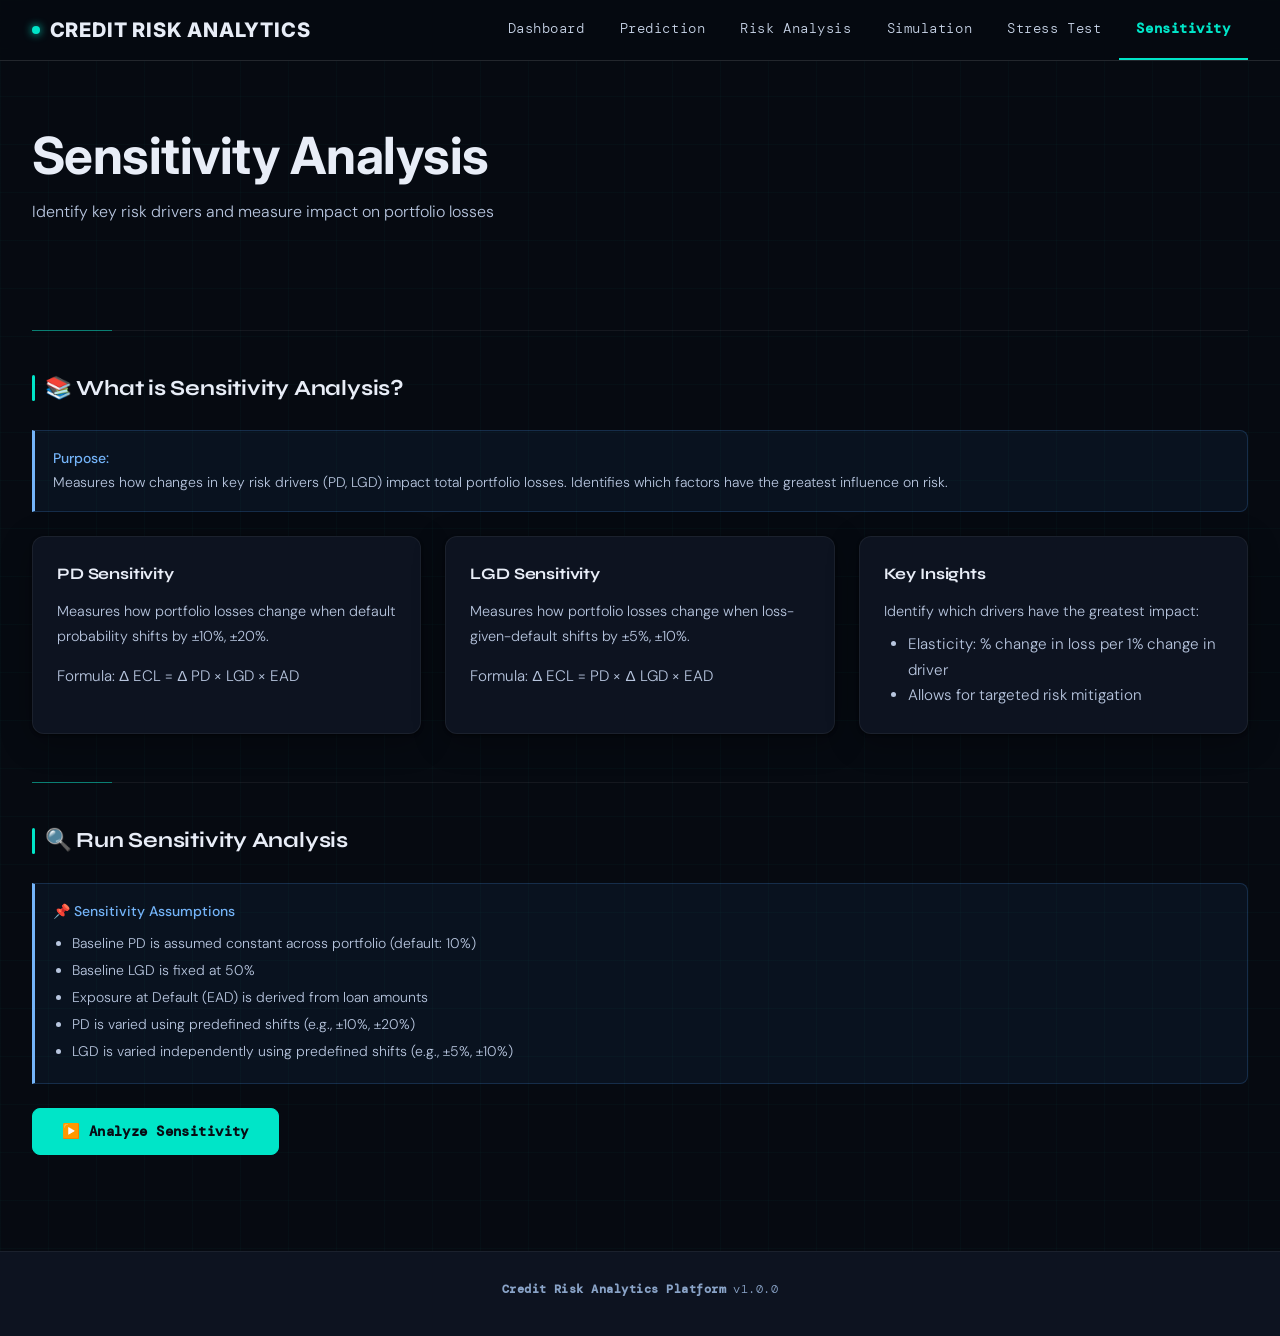
<file: frontend/sensitivity.html>
<!DOCTYPE html>
<html lang="en">
<head>
    <meta charset="UTF-8">
    <meta name="viewport" content="width=device-width, initial-scale=1.0">
    <title>Credit Risk Analytics - Sensitivity Analysis</title>
    <link rel="stylesheet" href="css/styles.css">
    <link rel="stylesheet" href="css/components.css">
</head>
<body>

    <nav>
        <div class="nav-container">
        <div class="nav-brand">
            <span class="nav-brand-dot"></span> Credit Risk Analytics
        </div>
            <ul class="nav-links">
                <li class="nav-link" onclick="navigateTo('index.html')">Dashboard</li>
                <li class="nav-link" onclick="navigateTo('predict.html')">Prediction</li>
                <li class="nav-link" onclick="navigateTo('analytics.html')">Risk Analysis</li>
                <li class="nav-link" onclick="navigateTo('simulation.html')">Simulation</li>
                <li class="nav-link" onclick="navigateTo('stress.html')">Stress Test</li>
                <li class="nav-link active" onclick="navigateTo('sensitivity.html')">Sensitivity</li>
            </ul>
        </div>
    </nav>

    <main>
        <section class="hero">
            <div class="page-header">
                <h1 class="page-title">Sensitivity Analysis</h1>
                <p class="page-description">Identify key risk drivers and measure impact on portfolio losses</p>
            </div>
        </section>

        <div class="divider"></div>

        <section>
            <h2 class="section-title">📚 What is Sensitivity Analysis?</h2>
            
            <div class="info-box">
                <strong>Purpose:</strong><br>
                Measures how changes in key risk drivers (PD, LGD) impact total portfolio losses.
                Identifies which factors have the greatest influence on risk.
            </div>

            <div style="display: grid; grid-template-columns: repeat(auto-fit, minmax(280px, 1fr)); gap: 1.5rem; margin-top: 1.5rem;">
                <div class="card">
                    <div class="card-header">PD Sensitivity</div>
                    <div class="card-body">
                        Measures how portfolio losses change when default probability shifts by ±10%, ±20%.
                        <p style="margin-top: 1rem; color: var(--text-secondary); font-size: 0.95rem;">
                            Formula: Δ ECL = Δ PD × LGD × EAD
                        </p>
                    </div>
                </div>

                <div class="card">
                    <div class="card-header">LGD Sensitivity</div>
                    <div class="card-body">
                        Measures how portfolio losses change when loss-given-default shifts by ±5%, ±10%.
                        <p style="margin-top: 1rem; color: var(--text-secondary); font-size: 0.95rem;">
                            Formula: Δ ECL = PD × Δ LGD × EAD
                        </p>
                    </div>
                </div>

                <div class="card">
                    <div class="card-header">Key Insights</div>
                    <div class="card-body">
                        Identify which drivers have the greatest impact:
                        <ul style="margin-left: 1.5rem; margin-top: 0.5rem; font-size: 0.95rem;">
                            <li>Elasticity: % change in loss per 1% change in driver</li>
                            <li>Allows for targeted risk mitigation</li>
                        </ul>
                    </div>
                </div>
            </div>
        </section>

        <div class="divider"></div>

        <section>
            <h2 class="section-title">🔍 Run Sensitivity Analysis</h2>
            <div class="info-box" style="margin-bottom: 1.5rem;">
                <strong>📌 Sensitivity Assumptions</strong>
                <ul style="margin-top: 0.5rem; padding-left: 1.2rem;">
                    <li>Baseline PD is assumed constant across portfolio (default: 10%)</li>
                    <li>Baseline LGD is fixed at 50%</li>
                    <li>Exposure at Default (EAD) is derived from loan amounts</li>
                    <li>PD is varied using predefined shifts (e.g., ±10%, ±20%)</li>
                    <li>LGD is varied independently using predefined shifts (e.g., ±5%, ±10%)</li>
                </ul> 
            </div>
            <button class="btn btn-primary btn-lg" onclick="runSensitivity()">▶️ Analyze Sensitivity</button>
            
            <div id="message-container" style="margin-top: 1.5rem;"></div>
            <div id="loading-container" class="hidden"></div>
        </section>

        <section id="results-section" class="hidden">
            <h2 class="section-title">📊 Sensitivity Results</h2>
            <div id="results-content"></div>
        </section>

    </main>

    <footer>
        <p style="margin-bottom: 0.5rem;"><strong>Credit Risk Analytics Platform</strong> v1.0.0</p>
    </footer>
    <!-- Load external JavaScript for this page -->
     <script src="js/config.js"></script>
    <script src="js/api.js"></script>
    <script src="js/sensitivity.js"></script>

</body>
</html>
</file>
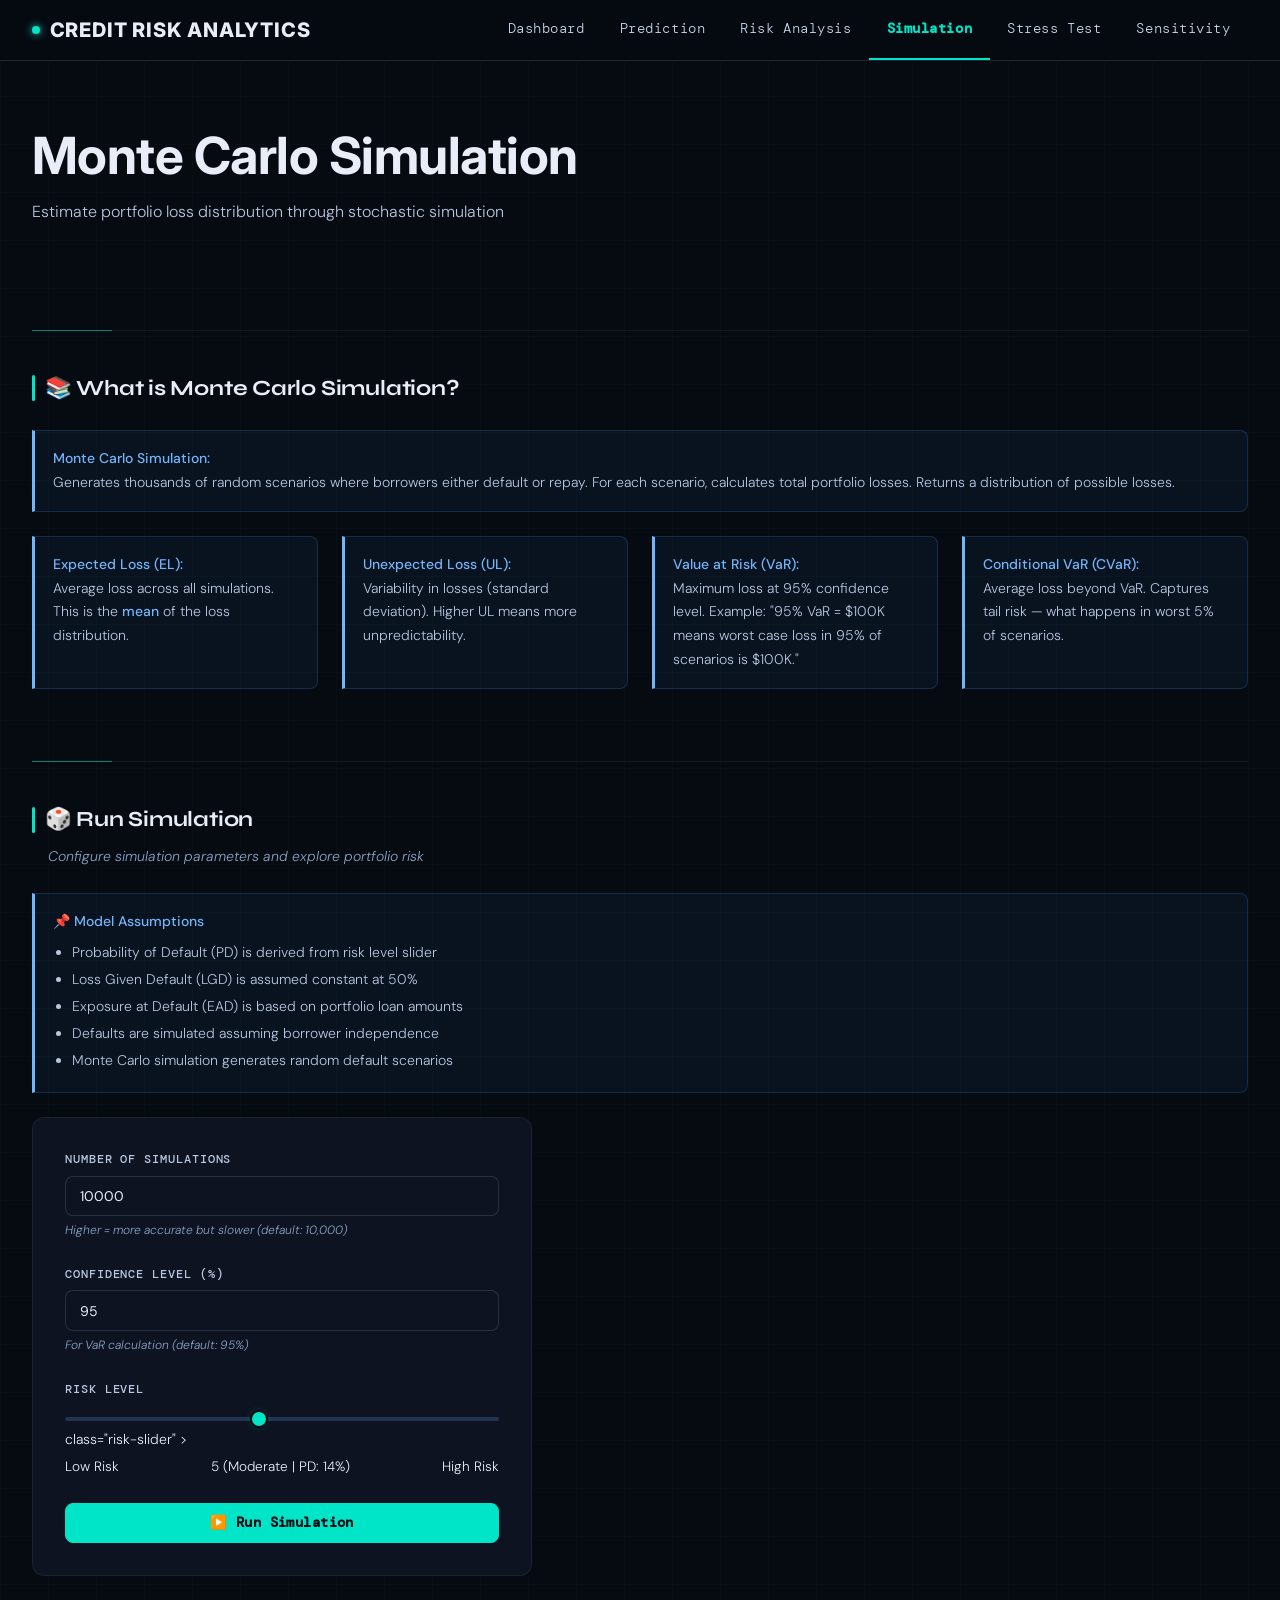
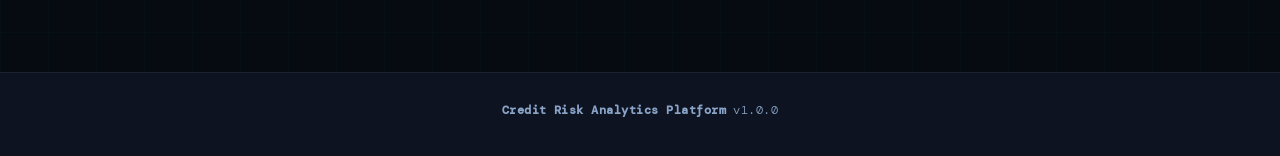
<file: frontend/simulation.html>
<!DOCTYPE html>
<html lang="en">
<head>
    <meta charset="UTF-8">
    <meta name="viewport" content="width=device-width, initial-scale=1.0">
    <title>Credit Risk Analytics - Simulation & Stress Testing</title>
    <link rel="stylesheet" href="css/styles.css">
    <link rel="stylesheet" href="css/components.css">
</head>
<body>

    <nav>
        <div class="nav-container">
            <div class="nav-brand">
                <span class="nav-brand-dot"></span> Credit Risk Analytics
            </div>
            <ul class="nav-links">
                <li class="nav-link" onclick="navigateTo('index.html')">Dashboard</li>
                <li class="nav-link" onclick="navigateTo('predict.html')">Prediction</li>
                <li class="nav-link" onclick="navigateTo('analytics.html')">Risk Analysis</li>
                <li class="nav-link active" onclick="navigateTo('simulation.html')">Simulation</li>
                <li class="nav-link" onclick="navigateTo('stress.html')">Stress Test</li>
                <li class="nav-link" onclick="navigateTo('sensitivity.html')">Sensitivity</li>
            </ul>
        </div>
    </nav>

    <main>
        <section class="hero">
            <div class="page-header">
                <h1 class="page-title">Monte Carlo Simulation</h1>
                <p class="page-description">Estimate portfolio loss distribution through stochastic simulation</p>
            </div>
        </section>

        <div class="divider"></div>

        <section>
            <h2 class="section-title">📚 What is Monte Carlo Simulation?</h2>
            
            <div class="info-box">
                <strong>Monte Carlo Simulation:</strong><br>
                Generates thousands of random scenarios where borrowers either default or repay.
                For each scenario, calculates total portfolio losses. Returns a distribution of possible losses.
            </div>

            <div style="display: grid; grid-template-columns: repeat(auto-fit, minmax(270px, 1fr)); gap: 1.5rem; margin-top: 1.5rem;">
                <div class="info-box">
                    <strong>Expected Loss (EL):</strong><br>
                    Average loss across all simulations. This is the <strong>mean</strong> of the loss distribution.
                </div>

                <div class="info-box">
                    <strong>Unexpected Loss (UL):</strong><br>
                    Variability in losses (standard deviation). Higher UL means more unpredictability.
                </div>

                <div class="info-box">
                    <strong>Value at Risk (VaR):</strong><br>
                    Maximum loss at 95% confidence level. Example: "95% VaR = $100K means worst case loss in 95% of scenarios is $100K."
                </div>

                <div class="info-box">
                    <strong>Conditional VaR (CVaR):</strong><br>
                    Average loss beyond VaR. Captures tail risk — what happens in worst 5% of scenarios.
                </div>
            </div>
        </section>

        <div class="divider"></div>

        <section>
            <h2 class="section-title">🎲 Run Simulation</h2>
            <p class="section-subtitle">Configure simulation parameters and explore portfolio risk</p>
            <div class="info-box" style="margin-bottom: 1.5rem;">
                <strong>📌 Model Assumptions</strong>
                <ul style="margin-top: 0.5rem; padding-left: 1.2rem;">
                    <li>Probability of Default (PD) is derived from risk level slider</li>
                    <li>Loss Given Default (LGD) is assumed constant at 50%</li>
                    <li>Exposure at Default (EAD) is based on portfolio loan amounts</li>
                    <li>Defaults are simulated assuming borrower independence</li>
                    <li>Monte Carlo simulation generates random default scenarios</li>
                </ul>
            </div>
            <div class="form-container" style="max-width: 500px;">
                <div class="form-group">
                    <label for="num-simulations">Number of Simulations</label>
                    <input type="number" id="num-simulations" value="10000" min="1000" max="100000" step="1000">
                    <div class="input-help">Higher = more accurate but slower (default: 10,000)</div>
                </div>

                <div class="form-group">
                    <label for="confidence-level">Confidence Level (%)</label>
                    <input type="number" id="confidence-level" value="95" min="80" max="99" step="1">
                    <div class="input-help">For VaR calculation (default: 95%)</div>
                </div>

                <div class="form-group">
                    <label for="risk-level">Risk Level</label>
                    <input 
                        type="range" 
                        id="risk-level" 
                        min="1" 
                        max="10" 
                        value="5"
                        step="1"
                        oninput="updateRiskLabel()"
                        <!-- style="width: 100%;" -->
                        class="risk-slider"
                    >
                    <div style="display: flex; justify-content: space-between; font-size: 0.85rem; margin-top: 5px;">
                        <span>Low Risk</span>
                        <span id="risk-value">5 (Moderate | PD: 14%)</span>
                        <span>High Risk</span>
                    </div>
                </div>

                <button class="btn btn-primary btn-block" onclick="runSimulation()">▶️ Run Simulation</button>
            </div>

            <div id="message-container" style="margin-top: 1.5rem;"></div>
            <div id="loading-container" class="hidden"></div>
        </section>

        <section id="results-section" class="hidden">
            <h2 class="section-title">📊 Simulation Results</h2>
            <div id="results-content"></div>
        </section>

    </main>

    <footer>
        <p style="margin-bottom: 0.5rem;"><strong>Credit Risk Analytics Platform</strong> v1.0.0</p>
    </footer>

    </footer>

    <!-- Load external JavaScript for this page -->
     <script src="js/config.js"></script>
    <script src="js/api.js"></script>
    <script src="js/simulation.js"></script>

</body>
</html>
</file>
<file: frontend/css/styles.css>
/* ===================================================
   GLOBAL STYLES — Credit Risk Analytics
   Aesthetic: Financial Terminal / Data Intelligence
   Fonts: DM Mono (data) + Syne (display) + DM Sans (body)
   =================================================== */

@import url('https://fonts.googleapis.com/css2?family=Syne:wght@600;700;800&family=DM+Mono:wght@400;500&family=DM+Sans:wght@300;400;500&display=swap');
@import url('https://fonts.googleapis.com/css2?family=Inter:wght@600;700&family=Syne:wght@600;700;800&family=DM+Mono:wght@400;500&family=DM+Sans:wght@300;400;500&display=swap');

* {
  margin: 0;
  padding: 0;
  box-sizing: border-box;
}

:root {
  /* ── Core palette — UNCHANGED */
  --ink-900: #080c14;
  --ink-800: #0d1320;
  --ink-700: #131d2e;
  --ink-600: #1a2640;
  --ink-500: #243352;
  --ink-400: #2f4268;
  --ink-300: #4a5e84;
  --ink-200: #7a90b8;
  --ink-100: #c8d4e8;     /* FIXED: was #b8c6df — nav inactive links now 5.6:1 */
  --ink-050: #e8edf7;
 
  /* ── Accent — UNCHANGED */
  --acid: #00e5c8;
  --acid-dim: rgba(0, 229, 200, 0.15);
  --acid-border: rgba(0, 229, 200, 0.35);
 
  /* ── Semantic — FIXED VALUES BELOW */
  --green:   #00dba6;     /* FIXED: was #00c896 — Approve badge now 5.1:1 */
  --green-bg: rgba(0, 219, 166, 0.10);
  --amber:   #f5b800;     /* FIXED: was #f0a500 — what-if delta text now 4.5:1 */
  --amber-bg: rgba(245, 184, 0, 0.10);
  --red:     #ff4a5e;     /* UNCHANGED — already passes at 4.8:1 */
  --red-bg:  rgba(255, 74, 94, 0.10);
  --blue:    #74b4f9;     /* FIXED: was #4d9cf8 — info box text now 5.2:1 */
  --blue-bg: rgba(116, 180, 249, 0.10);
 
  /* ── Surface — UNCHANGED */
  --surface-0: #060a11;
  --surface-1: #0d1320;
  --surface-2: #131d2e;
  --surface-3: #1a2640;
  --border:   rgba(255,255,255,0.06);
  --border-accent: rgba(255,255,255,0.12);
 
  /* ── Typography — UNCHANGED */
  --font-display: 'Syne', sans-serif;
  --font-mono:    'DM Mono', monospace;
  --font-body:    'DM Sans', sans-serif;
 
  /* ── Text colors — FIXED VALUES BELOW */
  --text-primary:   #e8edf7;   /* UNCHANGED — 14.8:1, excellent */
  --text-secondary: #b8c6df;   /* FIXED: was #7a90b8 — result values now 6.8:1 */
  --text-muted:     #8aa4c8;   /* FIXED: was #4a5e84 — labels now 3.8:1 (UI component threshold) */
  --text-accent:    #00e5c8;   /* UNCHANGED */
 
  --shadow-card: 0 1px 3px rgba(0,0,0,0.5), 0 8px 32px rgba(0,0,0,0.3);
  --shadow-accent: 0 0 24px rgba(0,229,200,0.08);
  --transition: all 0.22s cubic-bezier(0.4, 0, 0.2, 1);
}

/* ── Scrollbar ── */
::-webkit-scrollbar { width: 6px; }
::-webkit-scrollbar-track { background: var(--surface-0); }
::-webkit-scrollbar-thumb { background: var(--ink-400); border-radius: 3px; }

/* ── Selection ── */
::selection { background: var(--acid-dim); color: var(--acid); }

body {
  background: var(--surface-0);
  color: var(--text-primary);
  font-family: var(--font-body);
  font-size: 14px;
  font-weight: 300;
  line-height: 1.65;
  min-height: 100vh;

  /* Subtle grid texture */
  background-image:
    linear-gradient(rgba(0,229,200,0.025) 1px, transparent 1px),
    linear-gradient(90deg, rgba(0,229,200,0.025) 1px, transparent 1px);
  background-size: 48px 48px;
}

a {
  color: var(--acid);
  text-decoration: none;
  transition: var(--transition);
}
a:hover { opacity: 0.8; text-decoration: underline; }

/* ===================================================
   NAVIGATION
   =================================================== */

nav {
  background: rgba(6, 10, 17, 0.92);
  border-bottom: 1px solid var(--border-accent);
  padding: 0;
  position: sticky;
  top: 0;
  z-index: 100;
  backdrop-filter: blur(16px);
}

.nav-container {
  max-width: 1440px;
  margin: 0 auto;
  padding: 0 2rem;
  display: flex;
  justify-content: space-between;
  align-items: stretch;
  height: 60px;
}

.nav-brand {
  font-family: 'Inter', sans-serif;  
  font-size: 1.25rem;
  font-weight: 800;
  color: var(--text-primary);
  display: flex;
  align-items: center;
  gap: 0.6rem;
  letter-spacing: 0.04em;
  text-transform: uppercase;
}

.nav-brand span {
  color: var(--acid);
}

.nav-brand-dot {
  width: 8px;
  height: 8px;
  border-radius: 50%;
  background: var(--acid);
  box-shadow: 0 0 8px var(--acid);
  flex-shrink: 0;
  animation: pulse 2.5s ease-in-out infinite;
}

@keyframes pulse {
  0%, 100% { opacity: 1; box-shadow: 0 0 8px var(--acid); }
  50%       { opacity: 0.5; box-shadow: 0 0 16px var(--acid); }
}

.nav-links {
  display: flex;
  list-style: none;
  height: 100%;
}

.nav-link {
  /* color: var(--text-secondary); */
  color: #c8d4e8;;   /* slightly brighter */
  cursor: pointer;
  transition: var(--transition);
  padding: 0 1.1rem;
  display: flex;
  align-items: center;
  font-family: var(--font-mono);
  font-size: 0.85rem;
  letter-spacing: 0.04em;
  border-bottom: 2px solid transparent;
  position: relative;
}

.nav-link:hover {
  color: var(--text-primary);
  border-bottom-color: var(--acid);
}

.nav-link.active {
  color: var(--acid);
  border-bottom-color: var(--acid);
  font-weight: 600;
}

/* ===================================================
   MAIN LAYOUT
   =================================================== */

main {
  max-width: 1440px;
  margin: 0 auto;
  padding: 3rem 2rem;
  min-height: calc(100vh - 60px - 80px);
}

/* ===================================================
   PAGE HEADER / HERO
   =================================================== */

.page-header {
  margin-bottom: 2rem;
}

.page-title {
  font-family: 'Inter', sans-serif;
  font-size: clamp(2rem, 4vw, 3.2rem);
  font-weight: 700;
  color: var(--text-primary);
  line-height: 1.2;
  letter-spacing: -0.01em;
  margin-bottom: 0.75rem;
}

/* Accent underline on first word */
.page-title span.accent {
  color: var(--acid);
}

.page-description {
  font-size: 1rem;
  color: var(--text-secondary);
  font-weight: 300;
  max-width: 600px;
  line-height: 1.7;
}

/* ===================================================
   SECTION
   =================================================== */

section {
  margin-bottom: 3rem;
}

.section-title {
  font-family: var(--font-display);
  font-size: 1.35rem;
  font-weight: 700;
  color: var(--text-primary);
  margin-bottom: 1.5rem;
  display: flex;
  align-items: center;
  gap: 0.6rem;
  letter-spacing: -0.01em;
}

.section-title::before {
  content: '';
  display: block;
  width: 3px;
  height: 1.2em;
  background: var(--acid);
  border-radius: 2px;
  flex-shrink: 0;
}

.section-subtitle {
  font-size: 0.875rem;
  color: var(--text-muted);
  margin-top: -1rem;
  margin-bottom: 1.5rem;
  font-style: italic;
  padding-left: calc(3px + 0.6rem + 3px);
}

/* ===================================================
   CARDS
   =================================================== */

.card {
  background: var(--surface-1);
  border: 1px solid var(--border);
  border-radius: 12px;
  padding: 1.5rem;
  box-shadow: var(--shadow-card);
  transition: var(--transition);
  position: relative;
  overflow: hidden;
}

.card::before {
  content: '';
  position: absolute;
  top: 0; left: 0; right: 0;
  height: 1px;
  background: linear-gradient(90deg, transparent, var(--acid-border), transparent);
  opacity: 0;
  transition: var(--transition);
}

.card:hover {
  background: var(--surface-2);
  border-color: var(--border-accent);
  transform: translateY(-2px);
  box-shadow: var(--shadow-card), var(--shadow-accent);
}

.card:hover::before { opacity: 1; }

.card-header {
  font-family: var(--font-display);
  font-size: 1rem;
  font-weight: 700;
  color: var(--text-primary);
  margin-bottom: 0.75rem;
  letter-spacing: -0.01em;
}

.card-body {
  color: var(--text-secondary);
  line-height: 1.7;
  font-size: 0.9rem;
}

/* ===================================================
   GRID
   =================================================== */

.grid { display: grid; gap: 1.25rem; }
.grid-2 { grid-template-columns: repeat(auto-fit, minmax(320px, 1fr)); }
.grid-3 { grid-template-columns: repeat(auto-fit, minmax(280px, 1fr)); }
.grid-4 { grid-template-columns: repeat(auto-fit, minmax(240px, 1fr)); }

@media (max-width: 1024px) {
  .grid-3, .grid-4 { grid-template-columns: repeat(2, 1fr); }
}
@media (max-width: 640px) {
  .grid-2, .grid-3, .grid-4 { grid-template-columns: 1fr; }
}

/* ===================================================
   FORMS & INPUTS
   =================================================== */

.form-group { margin-bottom: 1.5rem; }

label {
  display: block;
  margin-bottom: 0.4rem;
  color: var(--text-secondary);
  font-family: var(--font-mono);
  font-size: 0.72rem;
  letter-spacing: 0.08em;
  text-transform: uppercase;
  font-weight: 500;
}

input,
select,
textarea {
  width: 100%;
  padding: 0.65rem 0.9rem;
  background: var(--surface-1);
  border: 1px solid var(--border-accent);
  color: var(--text-primary);
  font-size: 14px;
  font-family: var(--font-body);
  border-radius: 8px;
  transition: var(--transition);
}

input::placeholder, textarea::placeholder { color: var(--text-muted); }

input:focus, select:focus, textarea:focus {
  outline: none;
  border-color: var(--acid);
  background: var(--surface-2);
  box-shadow: 0 0 0 3px var(--acid-dim);
}

input:disabled, select:disabled {
  opacity: 0.4;
  cursor: not-allowed;
}

select option { background: var(--surface-2); }

/* Range slider */
input[type="range"] {
  -webkit-appearance: none;
  appearance: none;
  height: 4px;
  background: var(--ink-500);
  border: none;
  border-radius: 2px;
  padding: 0;
  cursor: pointer;
}
input[type="range"]::-webkit-slider-thumb {
  -webkit-appearance: none;
  width: 18px; height: 18px;
  border-radius: 50%;
  background: var(--acid);
  border: 2px solid var(--surface-0);
  box-shadow: 0 0 8px var(--acid-dim);
  cursor: pointer;
  transition: var(--transition);
}
input[type="range"]::-webkit-slider-thumb:hover {
  transform: scale(1.2);
  box-shadow: 0 0 16px var(--acid-dim);
}
input[type="range"]:focus { box-shadow: none; border: none; }

/* ===================================================
   BUTTONS
   =================================================== */

.btn {
  padding: 0.65rem 1.4rem;
  border: 1px solid transparent;
  border-radius: 8px;
  font-size: 0.85rem;
  font-family: var(--font-mono);
  font-weight: 500;
  letter-spacing: 0.03em;
  cursor: pointer;
  transition: var(--transition);
  display: inline-flex;
  align-items: center;
  gap: 0.5rem;
  position: relative;
  overflow: hidden;
}

.btn-primary {
  background: var(--acid);
  color: var(--ink-900);
  border-color: var(--acid);
  font-weight: 600;
}
.btn-primary:hover {
  background: #00ffd9;
  box-shadow: 0 0 24px rgba(0,229,200,0.3);
  transform: translateY(-1px);
}
.btn-primary:active { transform: translateY(0); }

.btn-secondary {
  background: transparent;
  color: var(--acid);
  border-color: var(--acid-border);
}
.btn-secondary:hover {
  background: var(--acid-dim);
  border-color: var(--acid);
}

.btn-danger {
  background: var(--red-bg);
  color: var(--red);
  border-color: rgba(255, 74, 94, 0.3);
}
.btn-danger:hover { background: rgba(255, 74, 94, 0.2); }

.btn-success {
  background: var(--green-bg);
  color: var(--green);
  border-color: rgba(0, 200, 150, 0.3);
}

.btn-outline {
  background: transparent;
  color: var(--text-secondary);
  border-color: var(--border-accent);
}
.btn-outline:hover {
  color: var(--text-primary);
  border-color: var(--text-secondary);
  background: var(--surface-1);
}

.btn-block { width: 100%; justify-content: center; }
.btn-sm { padding: 0.4rem 0.9rem; font-size: 0.75rem; }
.btn-lg { padding: 0.85rem 1.8rem; font-size: 0.9rem; }
.btn:disabled { opacity: 0.4; cursor: not-allowed; transform: none !important; }

/* ===================================================
   ALERTS
   =================================================== */

.alert {
  padding: 0.9rem 1.1rem;
  border-radius: 8px;
  margin-bottom: 1rem;
  border-left: 3px solid;
  display: flex;
  align-items: center;
  gap: 0.75rem;
  font-size: 0.875rem;
  font-family: var(--font-mono);
}

.alert-success  { background: var(--green-bg); color: var(--green); border-left-color: var(--green); }
.alert-warning  { background: var(--amber-bg); color: var(--amber); border-left-color: var(--amber); }
.alert-danger   { background: var(--red-bg);   color: var(--red);   border-left-color: var(--red); }
.alert-info     { background: var(--blue-bg);  color: var(--blue);  border-left-color: var(--blue); }

/* ===================================================
   TABLES
   =================================================== */

table {
  width: 100%;
  border-collapse: collapse;
  font-size: 0.85rem;
}

thead {
  background: var(--surface-2);
}

th {
  padding: 0.8rem 1rem;
  text-align: left;
  font-family: var(--font-mono);
  font-size: 0.68rem;
  letter-spacing: 0.1em;
  text-transform: uppercase;
  color: var(--text-muted);
  font-weight: 500;
  border-bottom: 1px solid var(--border-accent);
}

td {
  padding: 0.85rem 1rem;
  border-bottom: 1px solid var(--border);
  color: var(--text-secondary);
  font-family: var(--font-mono);
  font-size: 0.82rem;
}

tbody tr { transition: var(--transition); }
tbody tr:hover { background: var(--surface-3); }
tbody tr:last-child td { border-bottom: none; }

/* ===================================================
   BADGES
   =================================================== */

.badge {
  display: inline-block;
  padding: 0.2rem 0.6rem;
  border-radius: 4px;
  font-size: 0.72rem;
  font-family: var(--font-mono);
  font-weight: 500;
  letter-spacing: 0.04em;
}

.badge-success { background: var(--green-bg); color: var(--green); }
.badge-danger  { background: var(--red-bg);   color: var(--red); }
.badge-warning { background: var(--amber-bg); color: var(--amber); }
.badge-info    { background: var(--blue-bg);  color: var(--blue); }

/* ===================================================
   FOOTER
   =================================================== */

footer {
  background: var(--surface-1);
  border-top: 1px solid var(--border);
  padding: 1.75rem 2rem;
  text-align: center;
  color: var(--text-muted);
  font-family: var(--font-mono);
  font-size: 0.75rem;
  letter-spacing: 0.04em;
}

/* ===================================================
   LOADING
   =================================================== */

.spinner {
  width: 20px; height: 20px;
  border: 2px solid var(--border-accent);
  border-top-color: var(--acid);
  border-radius: 50%;
  animation: spin 0.8s linear infinite;
  flex-shrink: 0;
}

@keyframes spin {
  to { transform: rotate(360deg); }
}

.loading {
  display: flex;
  align-items: center;
  gap: 0.75rem;
  padding: 1.5rem;
  color: var(--text-secondary);
  font-family: var(--font-mono);
  font-size: 0.8rem;
}

/* ===================================================
   UTILITIES
   =================================================== */

.text-center  { text-align: center; }
.text-right   { text-align: right; }
.text-muted   { color: var(--text-muted); }
.text-success { color: var(--green); }
.text-danger  { color: var(--red); }
.text-warning { color: var(--amber); }
.text-info    { color: var(--blue); }
.text-accent  { color: var(--acid); }

.mono { font-family: var(--font-mono); }

.mb-1 { margin-bottom: 0.5rem; }
.mb-2 { margin-bottom: 1rem; }
.mb-3 { margin-bottom: 1.5rem; }
.mb-4 { margin-bottom: 2rem; }
.mt-1 { margin-top: 0.5rem; }
.mt-2 { margin-top: 1rem; }
.mt-3 { margin-top: 1.5rem; }
.mt-4 { margin-top: 2rem; }
.p-1  { padding: 0.5rem; }
.p-2  { padding: 1rem; }
.p-3  { padding: 1.5rem; }
.p-4  { padding: 2rem; }

.hidden { display: none !important; }
.d-flex { display: flex; }
.gap-1  { gap: 0.5rem; }
.gap-2  { gap: 1rem; }
.gap-3  { gap: 1.5rem; }

/* ===================================================
   RESPONSIVE
   =================================================== */

@media (max-width: 768px) {
  main { padding: 2rem 1rem; }
  .page-title { font-size: 1.8rem; }
  .section-title { font-size: 1.1rem; }
  .nav-links { gap: 0; }
  .nav-container { padding: 0 1rem; }
  .nav-link { padding: 0 0.7rem; font-size: 0.68rem; }
}

@media (max-width: 480px) {
  main { padding: 1.25rem 0.75rem; }
  .btn { padding: 0.55rem 1rem; font-size: 0.8rem; }
  th, td { padding: 0.6rem 0.75rem; }
}
</file>
<file: frontend/css/components.css>
/* ===================================================
   COMPONENTS — Credit Risk Analytics
   Matches styles.css design system
   =================================================== */

/* ===================================================
   FEATURE CARDS (Index/Dashboard)
   =================================================== */

.feature-cards {
  display: grid;
  grid-template-columns: repeat(auto-fit, minmax(280px, 1fr));
  gap: 1.25rem;
  padding-top: 1.5rem;
}

.feature-card {
  background: var(--surface-1);
  border: 1px solid var(--border);
  border-radius: 12px;
  padding: 1.75rem;
  cursor: pointer;
  transition: var(--transition);
  position: relative;
  overflow: hidden;
  display: flex;
  flex-direction: column;
  gap: 0.6rem;
}

/* left accent bar */
.feature-card::after {
  content: '';
  position: absolute;
  left: 0; top: 20%; bottom: 20%;
  width: 2px;
  background: var(--acid);
  border-radius: 0 2px 2px 0;
  opacity: 0;
  transition: var(--transition);
}

.feature-card:hover {
  background: var(--surface-2);
  border-color: var(--border-accent);
  transform: translateY(-3px);
  box-shadow: 0 12px 40px rgba(0,0,0,0.4), 0 0 0 1px var(--acid-border);
}

.feature-card:hover::after { opacity: 1; }

.feature-icon {
  font-size: 1.5rem;
  line-height: 1;
  margin-bottom: 0.25rem;
}

.feature-title {
  font-family: var(--font-display);
  font-size: 1rem;
  font-weight: 700;
  color: var(--text-primary);
  letter-spacing: -0.01em;
}

.feature-description {
  color: var(--text-secondary);
  font-size: 0.85rem;
  line-height: 1.6;
  font-weight: 300;
}

/* "START HERE" featured card */
.feature-card--primary {
  border-color: var(--acid-border);
  background: linear-gradient(135deg, var(--surface-1) 0%, rgba(0,229,200,0.04) 100%);
  overflow: visible;
}

.feature-card--primary::before {
  content: 'START HERE';
  position: absolute;
  top: -12px;
  left: 1.5rem;
  background: var(--acid);
  color: var(--ink-900);
  font-family: var(--font-mono);
  font-size: 0.62rem;
  font-weight: 600;
  letter-spacing: 0.12em;
  padding: 3px 10px;
  border-radius: 4px;
  z-index: 1;
}

.feature-card--primary:hover {
  box-shadow: 0 12px 40px rgba(0,0,0,0.4), 0 0 32px rgba(0,229,200,0.12);
}

/* ===================================================
   METRIC BOX
   =================================================== */

.metric-box {
  background: var(--surface-1);
  border: 1px solid var(--border);
  border-radius: 12px;
  padding: 1.5rem;
  position: relative;
  overflow: hidden;
}

.metric-box::before {
  content: '';
  position: absolute;
  bottom: 0; left: 0; right: 0;
  height: 2px;
  background: linear-gradient(90deg, transparent, var(--acid), transparent);
  opacity: 0.4;
}

.metric-value {
  font-family: var(--font-mono);
  font-size: 2rem;
  font-weight: 500;
  color: var(--acid);
  line-height: 1.1;
  letter-spacing: -0.02em;
  margin-bottom: 0.35rem;
}

.metric-label {
  color: var(--text-muted);
  font-family: var(--font-mono);
  font-size: 0.7rem;
  letter-spacing: 0.08em;
  text-transform: uppercase;
}

.metric-change {
  font-size: 0.78rem;
  font-family: var(--font-mono);
  margin-top: 0.5rem;
  padding: 0.25rem 0.5rem;
  border-radius: 4px;
  display: inline-block;
}
.metric-change.up   { background: var(--green-bg); color: var(--green); }
.metric-change.down { background: var(--red-bg);   color: var(--red); }

/* ===================================================
   IMPACT LIST
   =================================================== */

.impact-list { list-style: none; display: flex; flex-direction: column; gap: 0.6rem; }

.impact-item {
  padding: 0.9rem 1.1rem;
  background: var(--surface-1);
  border: 1px solid var(--border);
  border-left: 2px solid var(--green);
  border-radius: 0 8px 8px 0;
  color: var(--text-secondary);
  display: flex;
  align-items: center;
  gap: 0.9rem;
  font-size: 0.875rem;
  transition: var(--transition);
}

.impact-item:hover { background: var(--surface-2); }

.impact-item::before {
  content: '↗';
  color: var(--green);
  font-family: var(--font-mono);
  font-size: 0.9rem;
  flex-shrink: 0;
}

/* ===================================================
   FORM CONTAINER
   =================================================== */

.form-container {
  background: var(--surface-1);
  border: 1px solid var(--border);
  border-radius: 12px;
  padding: 2rem;
  max-width: 560px;
}

.form-row {
  display: grid;
  grid-template-columns: repeat(auto-fit, minmax(200px, 1fr));
  gap: 1.25rem;
}

.input-group { display: flex; flex-direction: column; }

.input-help {
  font-size: 0.75rem;
  color: var(--text-muted);
  margin-top: 0.3rem;
  font-style: italic;
  font-family: var(--font-body);
}

.input-error {
  color: var(--red);
  font-size: 0.75rem;
  margin-top: 0.3rem;
  font-family: var(--font-mono);
}

/* ===================================================
   RESULT CARDS
   =================================================== */

.result-card {
  background: var(--surface-1);
  border: 1px solid var(--border);
  border-radius: 12px;
  overflow: hidden;
  margin-bottom: 1.5rem;
}

.result-header {
  font-family: var(--font-display);
  font-size: 0.95rem;
  font-weight: 700;
  color: var(--text-primary);
  padding: 1rem 1.25rem;
  background: var(--surface-2);
  border-bottom: 1px solid var(--border);
  letter-spacing: -0.01em;
}

.result-row {
  display: flex;
  justify-content: space-between;
  align-items: center;
  padding: 0.85rem 1.25rem;
  border-bottom: 1px solid var(--border);
  transition: var(--transition);
}
.result-row:last-child { border-bottom: none; }
.result-row:hover { background: var(--surface-2); }

.result-label {
  color: var(--text-muted);
  font-family: var(--font-mono);
  font-size: 0.75rem;
  letter-spacing: 0.04em;
}

.result-value {
  font-family: var(--font-mono);
  font-size: 1rem;
  font-weight: 500;
  color: var(--text-primary);
}

.result-value.risk-high   { color: var(--red); }
.result-value.risk-medium { color: var(--amber); }
.result-value.risk-low    { color: var(--green); }

/* ===================================================
   RISK LEVEL INDICATOR
   =================================================== */

.risk-indicator {
  display: inline-flex;
  align-items: center;
  gap: 0.4rem;
  padding: 0.25rem 0.7rem;
  border-radius: 4px;
  font-family: var(--font-mono);
  font-weight: 500;
  font-size: 0.78rem;
  letter-spacing: 0.04em;
}

.risk-low    { background: var(--green-bg); color: var(--green); }
.risk-medium { background: var(--amber-bg); color: var(--amber); }
.risk-high   { background: var(--red-bg);   color: var(--red); }

/* ===================================================
   DECISION BADGE
   =================================================== */

.decision-badge {
  display: inline-block;
  padding: 0.4rem 1rem;
  border-radius: 4px;
  font-family: var(--font-mono);
  font-weight: 600;
  font-size: 0.8rem;
  letter-spacing: 0.08em;
  text-transform: uppercase;
}

.decision-approve { background: var(--green-bg); color: var(--green); border: 1px solid rgba(0,200,150,0.3); }
.decision-reject  { background: var(--red-bg);   color: var(--red);   border: 1px solid rgba(255,74,94,0.3); }
.decision-review  { background: var(--amber-bg); color: var(--amber); border: 1px solid rgba(240,165,0,0.3); }

/* ===================================================
   TABLE WRAPPER
   =================================================== */

.table-wrapper {
  background: var(--surface-1);
  border: 1px solid var(--border);
  border-radius: 12px;
  overflow: hidden;
}

.table-responsive { overflow-x: auto; }
.table-responsive table { margin: 0; }

.editable-cell {
  cursor: text;
  background: rgba(0,229,200,0.03);
  border-bottom: 1px dashed var(--acid-border) !important;
  transition: var(--transition);
}
.editable-cell:hover { background: rgba(0,229,200,0.06); }
.editable-cell:focus {
  outline: none;
  background: rgba(0,229,200,0.08);
  border-bottom-color: var(--acid) !important;
}

.editable-hint {
  margin: 0;
  padding: 0.75rem 1rem;
  background: var(--surface-2);
  border-top: 1px solid var(--border);
  font-size: 0.78rem;
  color: var(--text-muted);
  font-family: var(--font-mono);
}

/* ===================================================
   COMPARISON CARDS
   =================================================== */

.comparison-container {
  display: grid;
  grid-template-columns: repeat(auto-fit, minmax(260px, 1fr));
  gap: 1.25rem;
  margin-bottom: 2rem;
}

.comparison-card {
  background: var(--surface-1);
  border: 1px solid var(--border);
  border-radius: 12px;
  padding: 1.5rem;
  text-align: center;
  transition: var(--transition);
}
.comparison-card:hover {
  border-color: var(--border-accent);
  background: var(--surface-2);
  transform: translateY(-2px);
}

.comparison-title {
  font-family: var(--font-display);
  font-size: 0.95rem;
  font-weight: 700;
  color: var(--text-primary);
  margin-bottom: 1.25rem;
}

.comparison-metric { margin-bottom: 1rem; }
.comparison-metric-label {
  color: var(--text-muted);
  font-family: var(--font-mono);
  font-size: 0.68rem;
  letter-spacing: 0.08em;
  text-transform: uppercase;
}
.comparison-metric-value {
  font-family: var(--font-mono);
  font-size: 1.6rem;
  font-weight: 500;
  color: var(--acid);
  margin-top: 0.25rem;
  letter-spacing: -0.02em;
}

/* ===================================================
   DIVIDER
   =================================================== */

.divider {
  height: 1px;
  background: var(--border);
  margin: 2.5rem 0;
  position: relative;
  overflow: visible;
}

.divider::after {
  content: '';
  position: absolute;
  left: 0; top: 0;
  width: 80px; height: 1px;
  background: var(--acid);
  opacity: 0.5;
}

/* ===================================================
   MODAL
   =================================================== */

.modal {
  display: none;
  position: fixed; z-index: 1000;
  left: 0; top: 0; width: 100%; height: 100%;
  background: rgba(0,0,0,0.7);
  backdrop-filter: blur(6px);
}
.modal.show {
  display: flex;
  justify-content: center;
  align-items: center;
}
.modal-content {
  background: var(--surface-1);
  border: 1px solid var(--border-accent);
  border-radius: 12px;
  padding: 2rem;
  width: 90%; max-width: 600px;
  max-height: 80vh;
  overflow-y: auto;
  box-shadow: 0 24px 80px rgba(0,0,0,0.6);
}
.modal-header {
  display: flex;
  justify-content: space-between;
  align-items: center;
  margin-bottom: 1.5rem;
  border-bottom: 1px solid var(--border);
  padding-bottom: 1rem;
}
.modal-title {
  font-family: var(--font-display);
  font-size: 1.2rem;
  font-weight: 700;
  color: var(--text-primary);
}
.modal-close {
  font-size: 1.5rem;
  color: var(--text-muted);
  cursor: pointer;
  background: none;
  border: none;
  transition: var(--transition);
  line-height: 1;
}
.modal-close:hover { color: var(--text-primary); }

/* ===================================================
   INFO BOX
   =================================================== */

.info-box {
  background: rgba(77, 156, 248, 0.06);
  border: 1px solid rgba(77, 156, 248, 0.2);
  border-left: 3px solid var(--blue);
  border-radius: 0 8px 8px 0;
  padding: 1rem 1.1rem;
  margin-bottom: 1.5rem;
  color: var(--text-secondary);
  font-size: 0.875rem;
  line-height: 1.7;
}

.info-box strong { color: var(--blue); font-weight: 500; }

.info-box.success {
  background: var(--green-bg);
  border-color: rgba(0,200,150,0.2);
  border-left-color: var(--green);
}
.info-box.success strong { color: var(--green); }

.info-box.warning {
  background: var(--amber-bg);
  border-color: rgba(240,165,0,0.2);
  border-left-color: var(--amber);
}
.info-box.warning strong { color: var(--amber); }

.info-box.danger {
  background: var(--red-bg);
  border-color: rgba(255,74,94,0.2);
  border-left-color: var(--red);
}
.info-box.danger strong { color: var(--red); }

/* Info box list items */
.info-box ul { padding-left: 1rem; margin-top: 0.5rem; }
.info-box li { margin-bottom: 0.2rem; }

/* ===================================================
   PROGRESS BAR
   =================================================== */

.progress {
  width: 100%; height: 4px;
  background: var(--surface-3);
  border-radius: 2px;
  overflow: hidden;
  margin-bottom: 1rem;
}
.progress-bar {
  height: 100%;
  background: linear-gradient(90deg, var(--acid), var(--blue));
  border-radius: 2px;
  transition: width 0.4s ease;
}

/* ===================================================
   TABS
   =================================================== */

.tabs {
  display: flex;
  border-bottom: 1px solid var(--border);
  margin-bottom: 1.5rem;
  gap: 0;
}

.tab-button {
  padding: 0.75rem 1.25rem;
  background: transparent;
  border: none;
  border-bottom: 2px solid transparent;
  margin-bottom: -1px;
  color: var(--text-muted);
  cursor: pointer;
  font-family: var(--font-mono);
  font-size: 0.75rem;
  letter-spacing: 0.06em;
  transition: var(--transition);
}
.tab-button:hover { color: var(--text-secondary); }
.tab-button.active {
  color: var(--acid);
  border-bottom-color: var(--acid);
}

.tab-content { display: none; }
.tab-content.active { display: block; }

/* ===================================================
   MODEL TABS (predict.html specific)
   =================================================== */

.model-tabs {
  display: flex;
  gap: 0;
  margin-bottom: 2rem;
  border-bottom: 1px solid var(--border);
}

/* ===================================================
   CONTROL BAR
   =================================================== */

.control-bar {
  display: flex;
  justify-content: space-between;
  align-items: flex-end;
  gap: 2rem;
  flex-wrap: wrap;
  margin-top: 1rem;
}

.control-group {
  display: flex;
  flex-direction: column;
  min-width: 220px;
}

.control-group input { margin-top: 0.5rem; }

.control-actions { display: flex; gap: 0.75rem; flex-wrap: wrap; }

/* ===================================================
   RISK SLIDER
   =================================================== */

.risk-slider {
  width: 100%;
  height: 4px;
  border-radius: 2px;
  background: linear-gradient(90deg, var(--green), var(--amber), var(--red));
  outline: none;
  border: none;
  padding: 0;
  cursor: pointer;
}

.risk-slider::-webkit-slider-thumb {
  -webkit-appearance: none;
  width: 18px; height: 18px;
  border-radius: 50%;
  background: #fff;
  border: 2px solid var(--acid);
  cursor: pointer;
  box-shadow: 0 0 0 3px var(--acid-dim);
  transition: var(--transition);
}
.risk-slider::-webkit-slider-thumb:hover {
  transform: scale(1.25);
  box-shadow: 0 0 0 5px var(--acid-dim);
}

/* ===================================================
   HERO SECTION
   =================================================== */

.hero {
  position: relative;
  padding: 1rem 0 2rem;
  margin-bottom: 1rem; 
}

.hero-cta-group {
  display: flex;
  gap: 0.75rem;
  margin-top: 2rem;
  flex-wrap: wrap;
}

/* ===================================================
   ARCHITECTURE DIAGRAM WRAPPER
   =================================================== */

.arch-diagram {
  width: 100%;
  max-width: 640px;
  margin: 2rem auto 0;
  display: block;
  opacity: 0.9;
}

/* ===================================================
   DATA TAG  (small mono label for data points)
   =================================================== */

.data-tag {
  display: inline-block;
  background: var(--surface-2);
  border: 1px solid var(--border);
  border-radius: 4px;
  padding: 0.15rem 0.5rem;
  font-family: var(--font-mono);
  font-size: 0.75rem;
  color: var(--text-secondary);
}

/* ===================================================
   STAT ROW  (inline key-value pair)
   =================================================== */

.stat-row {
  display: flex;
  justify-content: space-between;
  align-items: center;
  padding: 0.6rem 0;
  border-bottom: 1px solid var(--border);
  font-size: 0.85rem;
}
.stat-row:last-child { border-bottom: none; }
.stat-key   { color: var(--text-muted); font-family: var(--font-mono); font-size: 0.75rem; }
.stat-value { color: var(--text-primary); font-family: var(--font-mono); font-weight: 500; }

/* ===================================================
   INPUT GROUP TITLE  (predict.html section headers)
   =================================================== */

.input-group-title {
  font-family: var(--font-mono);
  font-size: 0.68rem;
  font-weight: 500;
  letter-spacing: 0.12em;
  text-transform: uppercase;
  color: var(--text-muted);
  margin: 2rem 0 1rem;
  padding-bottom: 0.5rem;
  border-bottom: 1px solid var(--border);
  display: flex;
  align-items: center;
  gap: 0.5rem;
}
.input-group-title:first-child { margin-top: 0; }

/* ===================================================
   FORM GRID (predict.html)
   =================================================== */

.form-grid {
  display: grid;
  grid-template-columns: repeat(auto-fit, minmax(240px, 1fr));
  gap: 1.25rem;
}

/* ===================================================
   MODEL DESCRIPTION (predict.html)
   =================================================== */

.model-description {
  background: var(--surface-1);
  border-left: 2px solid var(--acid);
  border-radius: 0 8px 8px 0;
  padding: 1rem 1.25rem;
  margin-bottom: 2rem;
  font-size: 0.875rem;
  color: var(--text-secondary);
  line-height: 1.7;
}
.model-description strong { color: var(--text-primary); font-weight: 500; }

/* ===================================================
   FORM SECTION (predict.html tab panels)
   =================================================== */

.form-section { display: none; }
.form-section.active { display: block; }

/* ===================================================
   FIELD HINT (predict.html)
   =================================================== */

.field-hint {
  font-size: 0.74rem;
  color: var(--text-muted);
  margin-top: 0.3rem;
  line-height: 1.4;
  font-style: italic;
}

/* ===================================================
   SECTION TITLE override for emoji icons
   =================================================== */

.section-title .icon {
  font-size: 1rem;
  margin-right: 0.1rem;
}

/* ===================================================
   RESPONSIVE
   =================================================== */

@media (max-width: 768px) {
  .feature-cards    { grid-template-columns: 1fr; }
  .comparison-container { grid-template-columns: 1fr; }
  .form-row         { grid-template-columns: 1fr; }
  .form-grid        { grid-template-columns: 1fr; }
  .hero-cta-group   { flex-direction: column; }
  .result-row { flex-direction: column; align-items: flex-start; gap: 0.25rem; }
  .modal-content { width: 95%; padding: 1.25rem; }
  .control-bar { flex-direction: column; align-items: flex-start; }
}
</file>
